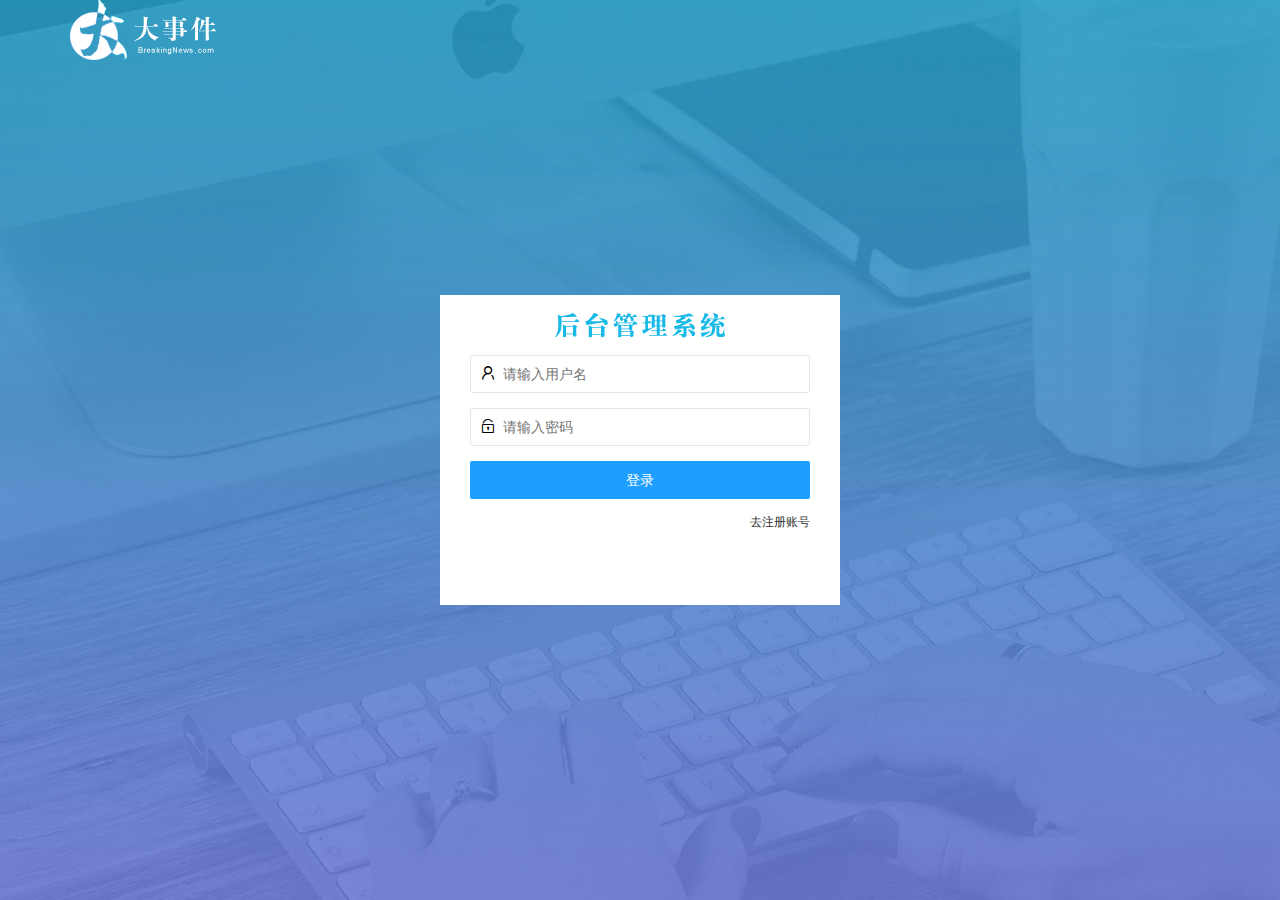
<file: login.html>
<!DOCTYPE html>
<html lang="en">

<head>
    <meta charset="UTF-8">
    <meta name="viewport" content="width=device-width, initial-scale=1.0">
    <title>大事件-登录/注册</title>
    <!-- 导入layui的css样式 -->
    <link rel="stylesheet" href="./assets/lib/layui/css/layui.css">
    <!-- 导入自己的样式 -->
    <link rel="stylesheet" href="./assets/css/login.css">
</head>

<body>
    <!-- 头部 -->
    <div class="layui-main">
        <img src="./assets/images/logo.png" alt="">
    </div>
    <!-- 中间 -->
    <div class="loginbox">
        <div class="title-box"></div>
        <!-- 登录页 -->
        <div class="log-box">
            <!-- 登录的表单 -->
            <form class="layui-form" id="from_login">
                <!-- 用户名 -->
                <div class="layui-form-item">
                    <i class="layui-icon layui-icon-username"></i>
                    <input type="text" name="username" required lay-verify="required" placeholder="请输入用户名"
                        autocomplete="off" class="layui-input">
                </div>
                <!-- 密码框 -->
                <div class="layui-form-item">
                    <i class="layui-icon layui-icon-password"></i>
                    <input type="password" name="password" required lay-verify="required|pwd" placeholder="请输入密码"
                        autocomplete="off" class="layui-input">
                </div>
                <!-- 登录按钮 -->

                <div class="layui-form-item">
                    <button class="layui-btn layui-btn-normal layui-btn-fluid" lay-submit>登录</button>
                </div>
                <div class="layui-form-item links">
                    <a href="javascript:;" id="link-reg">去注册账号</a>
                </div>
            </form>

        </div>
        <!-- 注册页 -->
        <div class="reg-box">
            <!-- 注册的表单 -->
            <form class="layui-form" id='form_reg'>
                <!-- 用户名 -->
                <div class="layui-form-item">
                    <i class="layui-icon layui-icon-username"></i>
                    <input type="text" name="username" required lay-verify="required" placeholder="请输入用户名"
                        autocomplete="off" class="layui-input">
                </div>
                <!-- 密码框 -->
                <div class="layui-form-item">
                    <i class="layui-icon layui-icon-password"></i>
                    <input type="password" name="password" required lay-verify="required|pwd" placeholder="请输入密码"
                        autocomplete="off" class="layui-input">
                </div>
                <!-- 密码确认框 -->
                <div class="layui-form-item">
                    <i class="layui-icon layui-icon-password"></i>
                    <input type="password" name="repassword" required lay-verify="required|pwd|repwd " placeholder="再次确认密码"
                        autocomplete="off" class="layui-input">
                </div>
                <!-- 注册按钮 -->
                <div class="layui-form-item">
                    <button class="layui-btn layui-btn-normal layui-btn-fluid" lay-submit>注册</button>
                </div>
                <div class="layui-form-item links">
                    <a href="javascript:;" id="link-log">去登录</a>
                </div>
            </form>

        </div>

    </div>
    <!-- 导入layui的js样式 -->
    <script src="./assets/lib/layui/layui.all.js"></script>
    <!-- 导入jQuery -->
    <script src="./assets/lib/jquery.js"></script>
    <!-- 导入自己封装的baseAPI处理参数 -->
    <script src="./assets/js/baseAPI.js"></script>
    <!-- 导入自己的js -->
    <script src="./assets/js/login.js"></script>
</body>

</html>
</file>
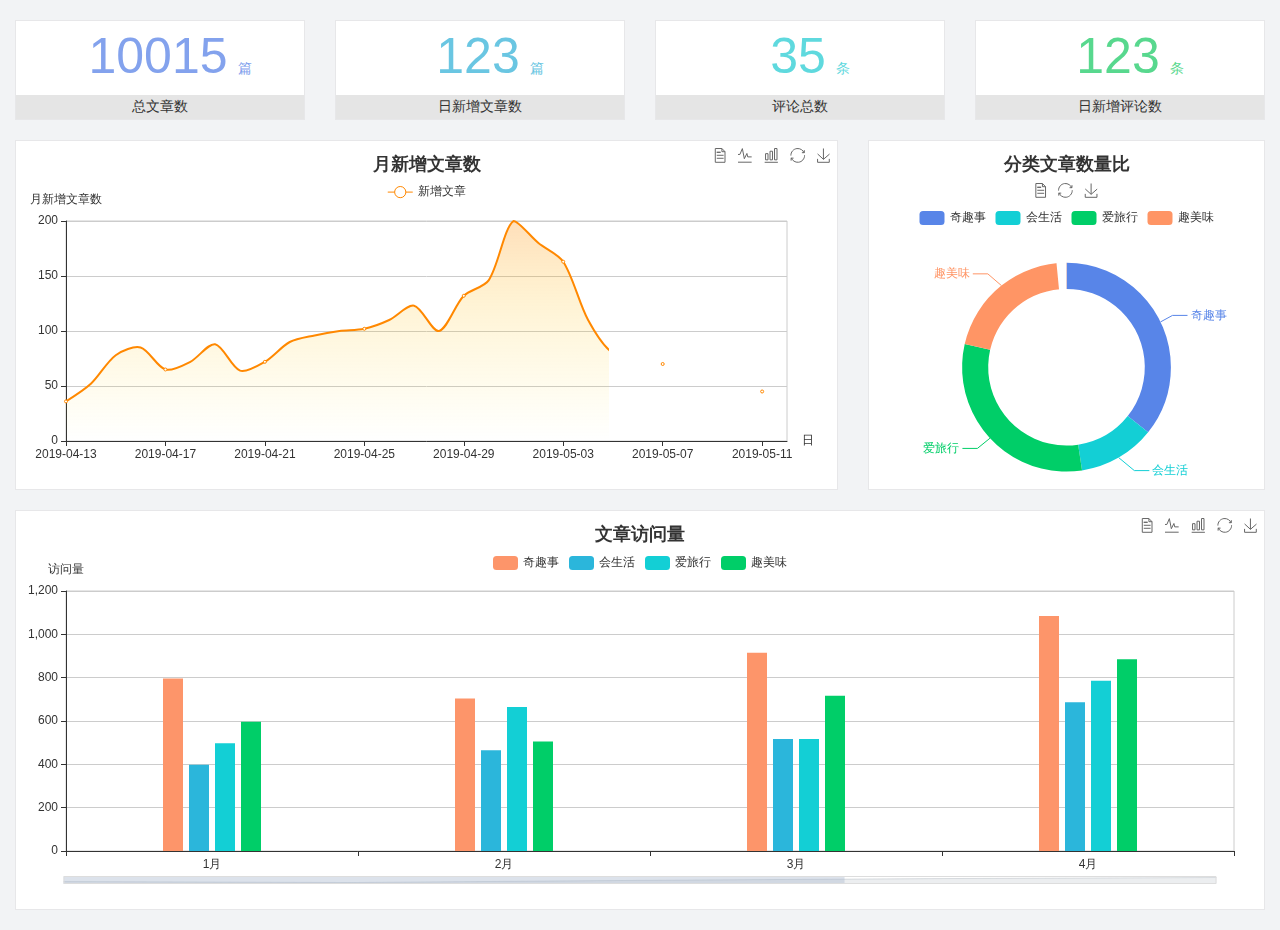
<file: home/dashboard.html>
<!DOCTYPE html>
<html lang="en">

<head>
  <meta charset="UTF-8">
  <meta name="viewport" content="width=device-width, initial-scale=1.0">
  <meta http-equiv="X-UA-Compatible" content="ie=edge">
  <title>图表统计</title>
  <link rel="stylesheet" href="../../assets/lib/bootstrap.css" />
  <link rel="stylesheet" href="../../assets/lib/main.css" />
  <script src="../../assets/lib/jquery.js"></script>
  <script type="text/javascript" src="../../assets/lib/echarts.min.js"></script>
</head>

<body>
  <div class="container-fluid">
    <div class="row spannel_list">
      <div class="col-sm-3 col-xs-6">
        <div class="spannel">
          <em>10015</em><span>篇</span>
          <b>总文章数</b>
        </div>
      </div>
      <div class="col-sm-3 col-xs-6">
        <div class="spannel scolor01">
          <em>123</em><span>篇</span>
          <b>日新增文章数</b>
        </div>
      </div>
      <div class="col-sm-3 col-xs-6">
        <div class="spannel scolor02">
          <em>35</em><span>条</span>
          <b>评论总数</b>
        </div>
      </div>
      <div class="col-sm-3 col-xs-6">
        <div class="spannel scolor03">
          <em>123</em><span>条</span>
          <b>日新增评论数</b>
        </div>
      </div>
    </div>
  </div>

  <div class="container-fluid">
    <div class="row curve-pie">
      <div class="col-lg-8 col-md-8">
        <div class="gragh_pannel" id="curve_show"></div>
      </div>
      <div class="col-lg-4 col-md-4">
        <div class="gragh_pannel" id="pie_show"></div>
      </div>
    </div>
  </div>

  <div class="container-fluid">
    <div class="column_pannel" id="column_show"></div>
  </div>

  <script>
    var oChart = echarts.init(document.getElementById('curve_show'));
    var aList_all = [
      { 'count': 36, 'date': '2019-04-13' },
      { 'count': 52, 'date': '2019-04-14' },
      { 'count': 78, 'date': '2019-04-15' },
      { 'count': 85, 'date': '2019-04-16' },
      { 'count': 65, 'date': '2019-04-17' },
      { 'count': 72, 'date': '2019-04-18' },
      { 'count': 88, 'date': '2019-04-19' },
      { 'count': 64, 'date': '2019-04-20' },
      { 'count': 72, 'date': '2019-04-21' },
      { 'count': 90, 'date': '2019-04-22' },
      { 'count': 96, 'date': '2019-04-23' },
      { 'count': 100, 'date': '2019-04-24' },
      { 'count': 102, 'date': '2019-04-25' },
      { 'count': 110, 'date': '2019-04-26' },
      { 'count': 123, 'date': '2019-04-27' },
      { 'count': 100, 'date': '2019-04-28' },
      { 'count': 132, 'date': '2019-04-29' },
      { 'count': 146, 'date': '2019-04-30' },
      { 'count': 200, 'date': '2019-05-01' },
      { 'count': 180, 'date': '2019-05-02' },
      { 'count': 163, 'date': '2019-05-03' },
      { 'count': 110, 'date': '2019-05-04' },
      { 'count': 80, 'date': '2019-05-05' },
      { 'count': 82, 'date': '2019-05-06' },
      { 'count': 70, 'date': '2019-05-07' },
      { 'count': 65, 'date': '2019-05-08' },
      { 'count': 54, 'date': '2019-05-09' },
      { 'count': 40, 'date': '2019-05-10' },
      { 'count': 45, 'date': '2019-05-11' },
      { 'count': 38, 'date': '2019-05-12' },
    ];

    let aCount = [];
    let aDate = [];

    for (var i = 0; i < aList_all.length; i++) {
      aCount.push(aList_all[i].count);
      aDate.push(aList_all[i].date);
    }

    var chartopt = {
      title: {
        text: '月新增文章数',
        left: 'center',
        top: '10'
      },
      tooltip: {
        trigger: 'axis'
      },
      legend: {
        data: ['新增文章'],
        top: '40'
      },
      toolbox: {
        show: true,
        feature: {
          mark: { show: true },
          dataView: { show: true, readOnly: false },
          magicType: { show: true, type: ['line', 'bar'] },
          restore: { show: true },
          saveAsImage: { show: true }
        }
      },
      calculable: true,
      xAxis: [
        {
          name: '日',
          type: 'category',
          boundaryGap: false,
          data: aDate
        }
      ],
      yAxis: [
        {
          name: '月新增文章数',
          type: 'value'
        }
      ],
      series: [
        {
          name: '新增文章',
          type: 'line',
          smooth: true,
          itemStyle: { normal: { areaStyle: { type: 'default' }, color: '#f80' }, lineStyle: { color: '#f80' } },
          data: aCount
        }],
      areaStyle: {
        normal: {
          color: new echarts.graphic.LinearGradient(0, 0, 0, 1, [{
            offset: 0,
            color: 'rgba(255,136,0,0.39)'
          }, {
            offset: .34,
            color: 'rgba(255,180,0,0.25)'
          }, {
            offset: 1,
            color: 'rgba(255,222,0,0.00)'
          }])

        }
      },
      grid: {
        show: true,
        x: 50,
        x2: 50,
        y: 80,
        height: 220
      }
    };

    oChart.setOption(chartopt);


    var oPie = echarts.init(document.getElementById('pie_show'));
    var oPieopt =
    {
      title: {
        top: 10,
        text: '分类文章数量比',
        x: 'center'
      },
      tooltip: {
        trigger: 'item',
        formatter: "{a} <br/>{b} : {c} ({d}%)"
      },
      color: ['#5885e8', '#13cfd5', '#00ce68', '#ff9565'],
      legend: {
        x: 'center',
        top: 65,
        data: ['奇趣事', '会生活', '爱旅行', '趣美味']
      },
      toolbox: {
        show: true,
        x: 'center',
        top: 35,
        feature: {
          mark: { show: true },
          dataView: { show: true, readOnly: false },
          magicType: {
            show: true,
            type: ['pie', 'funnel'],
            option: {
              funnel: {
                x: '25%',
                width: '50%',
                funnelAlign: 'left',
                max: 1548
              }
            }
          },
          restore: { show: true },
          saveAsImage: { show: true }
        }
      },
      calculable: true,
      series: [
        {
          name: '访问来源',
          type: 'pie',
          radius: ['45%', '60%'],
          center: ['50%', '65%'],
          data: [
            { value: 300, name: '奇趣事' },
            { value: 100, name: '会生活' },
            { value: 260, name: '爱旅行' },
            { value: 180, name: '趣美味' }
          ]
        }
      ]
    };
    oPie.setOption(oPieopt);



    var oColumn = this.echarts.init(document.getElementById('column_show'));
    var oColumnopt =
    {
      title: {
        text: '文章访问量',
        left: 'center',
        top: '10'
      },
      tooltip: {
        trigger: 'axis'
      },
      legend: {
        data: ['奇趣事', '会生活', '爱旅行', '趣美味'],
        top: '40'
      },
      toolbox: {
        show: true,
        feature: {
          mark: { show: true },
          dataView: { show: true, readOnly: false },
          magicType: { show: true, type: ['line', 'bar'] },
          restore: { show: true },
          saveAsImage: { show: true }
        }
      },
      calculable: true,
      xAxis: [
        {
          type: 'category',
          data: ['1月', '2月', '3月', '4月', '5月']
        }
      ],
      yAxis: [
        {
          name: '访问量',
          type: 'value'
        }
      ],
      series: [
        {
          name: '奇趣事',
          type: 'bar',
          barWidth: 20,
          itemStyle: {
            normal: { areaStyle: { type: 'default' }, color: '#fd956a' }
          },
          data: [800, 708, 920, 1090, 1200]
        },
        {
          name: '会生活',
          type: 'bar',
          barWidth: 20,
          itemStyle: {
            normal: { areaStyle: { type: 'default' }, color: '#2bb6db' }
          },
          data: [400, 468, 520, 690, 800]
        },
        {
          name: '爱旅行',
          type: 'bar',
          barWidth: 20,
          itemStyle: {
            normal: { areaStyle: { type: 'default' }, color: '#13cfd5' }
          },
          data: [500, 668, 520, 790, 900]
        },
        {
          name: '趣美味',
          type: 'bar',
          barWidth: 20,
          itemStyle: {
            normal: { areaStyle: { type: 'default' }, color: '#00ce68' }
          },
          data: [600, 508, 720, 890, 1000]
        }
      ],
      grid: {
        show: true,
        x: 50,
        x2: 30,
        y: 80,
        height: 260
      },
      dataZoom: [//给x轴设置滚动条
        {
          start: 0,//默认为0
          end: 100 - 1000 / 31,//默认为100
          type: 'slider',
          show: true,
          xAxisIndex: [0],
          handleSize: 0,//滑动条的 左右2个滑动条的大小
          height: 8,//组件高度
          left: 45, //左边的距离
          right: 50,//右边的距离
          bottom: 26,//右边的距离
          handleColor: '#ddd',//h滑动图标的颜色
          handleStyle: {
            borderColor: "#cacaca",
            borderWidth: "1",
            shadowBlur: 2,
            background: "#ddd",
            shadowColor: "#ddd",
          }
        }]
    };
    oColumn.setOption(oColumnopt);
  </script>
</body>

</html>
</file>
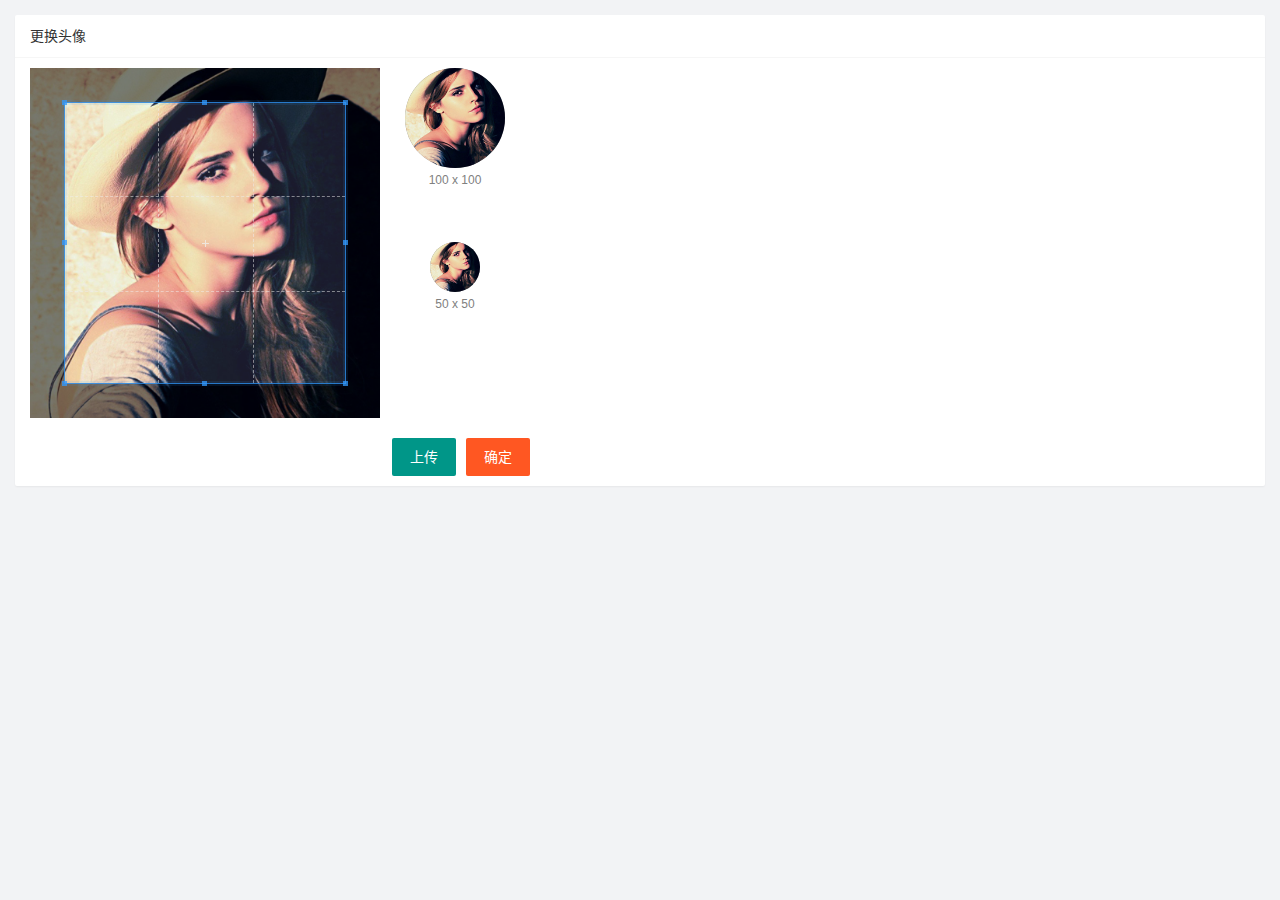
<file: user/user_avatar.html>
<!DOCTYPE html>
<html lang="zh-CN">

<head>
    <meta charset="UTF-8">
    <meta name="viewport"
        content="width=device-width, user-scalable=no, initial-scale=1.0, maximum-scale=1.0, minimum-scale=1.0">
    <meta http-equiv="X-UA-Compatible" content="ie=edge">
    <title>个人中心-更换头像</title>
    <link rel="stylesheet" href="../assets/lib/layui/css/layui.css">
    <link rel="stylesheet" href="/assets/lib/cropper/cropper.css" />
    <link rel="stylesheet" href="../assets/css/user/user_avatar.css">
</head>

<body>
    <div class="layui-card">
        <div class="layui-card-header">更换头像</div>
        <div class="layui-card-body">
            <!-- 第一行的图片裁剪和预览区域 -->
            <div class="row1">
                <!-- 图片裁剪区域 -->
                <div class="cropper-box">
                    <!-- 这个 img 标签很重要，将来会把它初始化为裁剪区域 -->
                    <img id="image" src="/assets/images/sample.jpg" />
                </div>
                <!-- 图片的预览区域 -->
                <div class="preview-box">
                    <div>
                        <!-- 宽高为 100px 的预览区域 -->
                        <div class="img-preview w100"></div>
                        <p class="size">100 x 100</p>
                    </div>
                    <div>
                        <!-- 宽高为 50px 的预览区域 -->
                        <div class="img-preview w50"></div>
                        <p class="size">50 x 50</p>
                    </div>
                </div>
            </div>

            <!-- 第二行的按钮区域 -->
            <div class="row2">
                <input type="file" id="file" accept="image/png,image/jpeg">
                <button type="button" class="layui-btn" id="btnChooseImage">上传</button>
                <button type="button" class="layui-btn layui-btn-danger" id="btnUpload">确定</button>
            </div>
        </div>
    </div>
    <script src="../assets/lib/layui/layui.all.js"></script>
    <script src="/assets/lib/jquery.js"></script>
    <script src="/assets/lib/cropper/Cropper.js"></script>
    <script src="/assets/lib/cropper/jquery-cropper.js"></script>
    <script src="../assets/js/baseAPI.js"></script>
    <script src="../assets/js/user/user_avatar.js"></script>
</body>

</html>
</file>
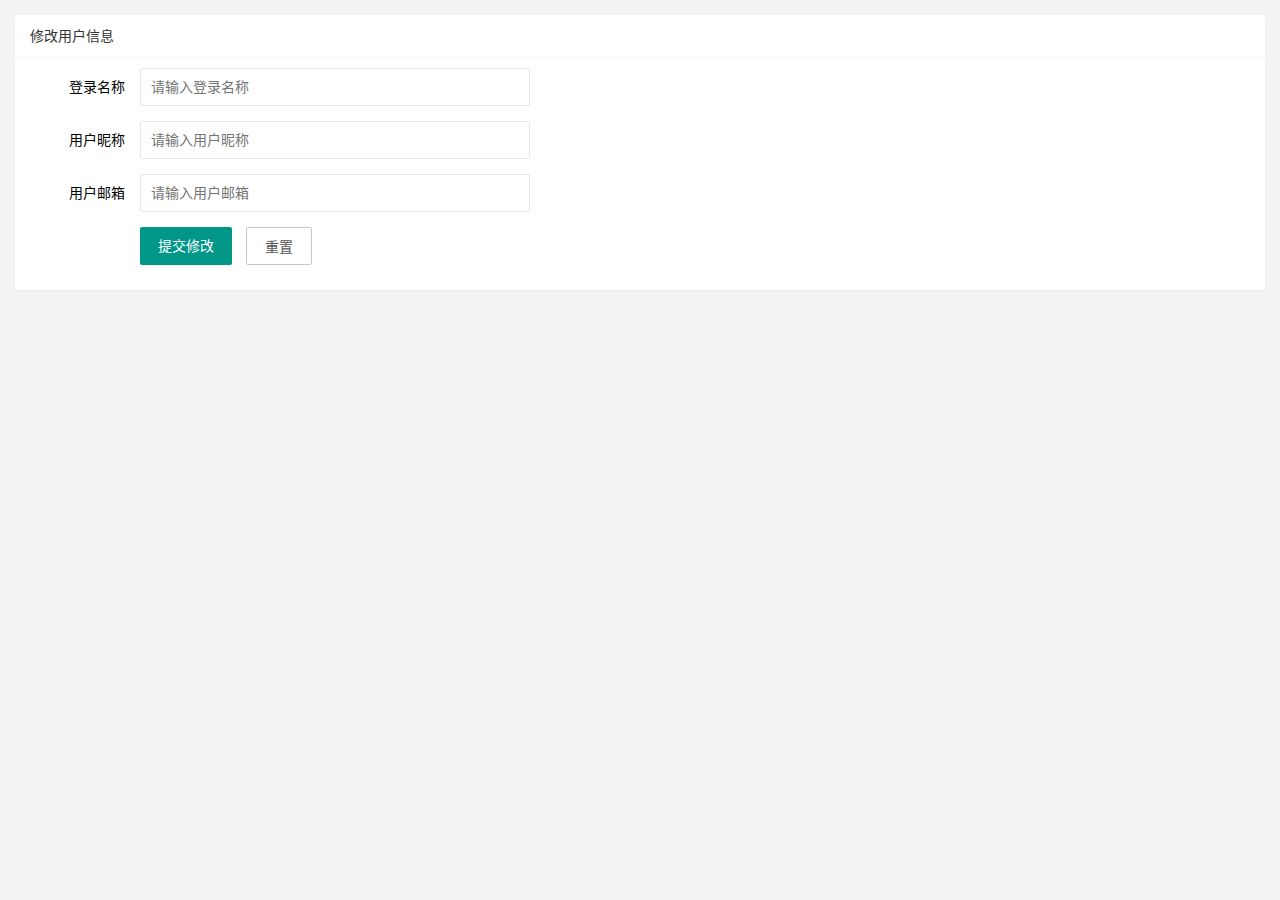
<file: user/user_info.html>
<!DOCTYPE html>
<html lang="zh-CN">

<head>
    <meta charset="UTF-8">
    <meta name="viewport"
        content="width=device-width, user-scalable=no, initial-scale=1.0, maximum-scale=1.0, minimum-scale=1.0">
    <meta http-equiv="X-UA-Compatible" content="ie=edge">
    <title>个人中心-基本资料</title>
    <link rel="stylesheet" href="../assets/lib/layui/css/layui.css">
    <link rel="stylesheet" href="../assets/css/user/user_info.css">
</head>

<body>
    <!-- 卡片面板 -->
    <div class="layui-card">
        <div class="layui-card-header">修改用户信息</div>
        <div class="layui-card-body">
            <!-- form表单区域 -->
            <form class="layui-form" lay-filter="formUserInfo">
                <!-- 这是隐藏域 -->
                <input type="hidden" name="id" value="" />
                <div class="layui-form-item">
                    <label class="layui-form-label">登录名称</label>
                    <div class="layui-input-block">
                        <input type="text" name="username" required lay-verify="required" placeholder="请输入登录名称"
                            autocomplete="off" class="layui-input" readonly>
                    </div>
                </div>
                <div class="layui-form-item">
                    <label class="layui-form-label">用户昵称</label>
                    <div class="layui-input-block">
                        <input type="text" name="nickname" required lay-verify="required|nickname" placeholder="请输入用户昵称"
                            autocomplete="off" class="layui-input">
                    </div>
                </div>
                <div class="layui-form-item">
                    <label class="layui-form-label">用户邮箱</label>
                    <div class="layui-input-block">
                        <input type="text" name="email" required lay-verify="required|email" placeholder="请输入用户邮箱"
                            autocomplete="off" class="layui-input">
                    </div>
                </div>
                <div class="layui-form-item">
                    <div class="layui-input-block">
                        <button class="layui-btn" lay-submit lay-filter="formDemo">提交修改</button>
                        <button type="reset" class="layui-btn layui-btn-primary" id="btnReset">重置</button>
                    </div>
                </div>
            </form>
        </div>
    </div>
    <script src="../assets/lib/layui/layui.all.js"></script>
    <script src="../assets/lib/jquery.js"></script>
    <script src="../assets/js/baseAPI.js"></script>
    <script src="../assets/js/user/user_info.js"></script>
</body>

</html>
</file>
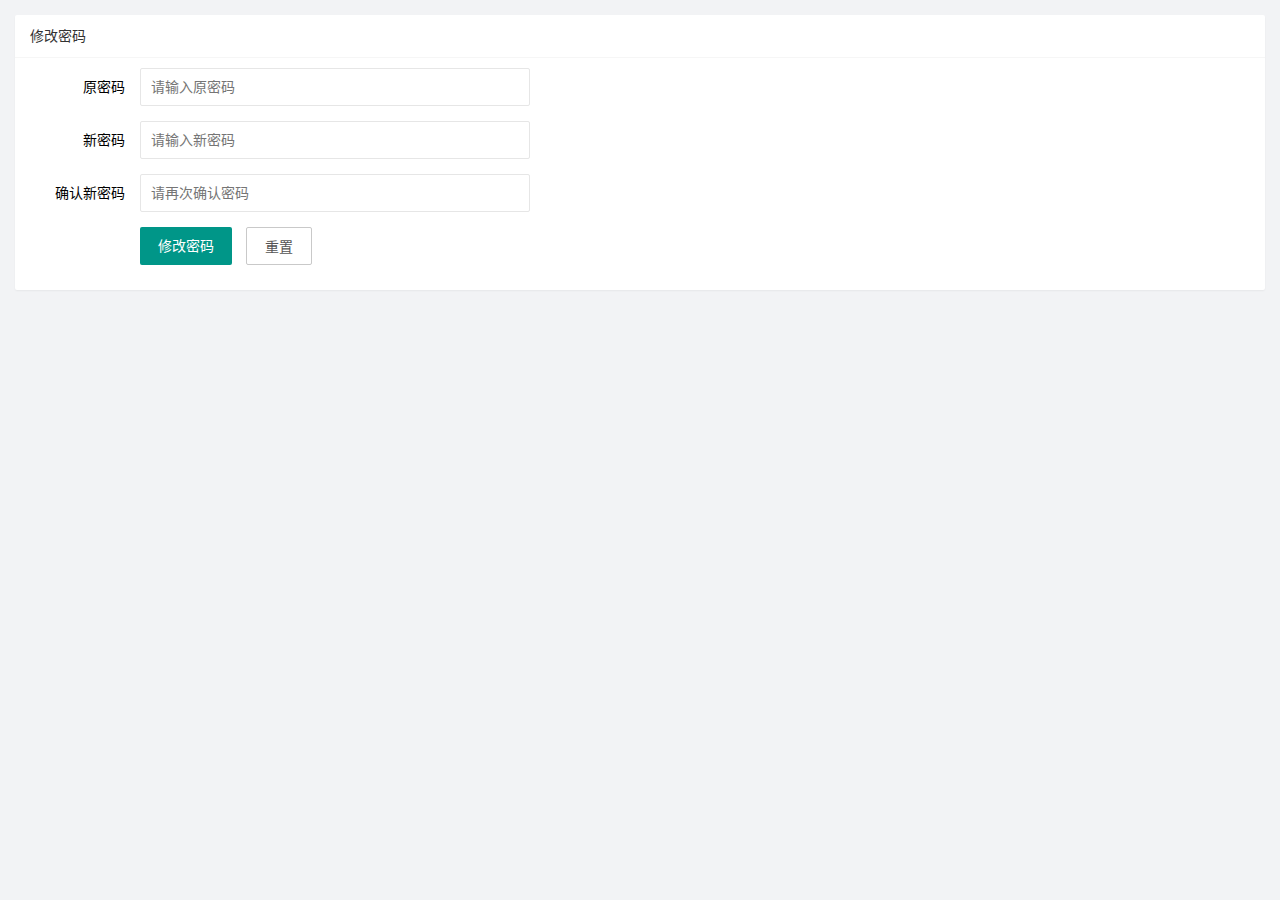
<file: user/user_pwd.html>
<!DOCTYPE html>
<html lang="zh-CN">

<head>
    <meta charset="UTF-8">
    <meta name="viewport"
        content="width=device-width, user-scalable=no, initial-scale=1.0, maximum-scale=1.0, minimum-scale=1.0">
    <meta http-equiv="X-UA-Compatible" content="ie=edge">
    <title>个人中心-重置密码</title>
    <link rel="stylesheet" href="../assets/lib/layui/css/layui.css">
    <link rel="stylesheet" href="../assets/css/user/user_pwd.css">
</head>

<body>
    <!-- 卡片区域 -->
    <div class="layui-card">
        <div class="layui-card-header">修改密码</div>
        <div class="layui-card-body">
            <form class="layui-form">
                <div class="layui-form-item">
                    <label class="layui-form-label">原密码</label>
                    <div class="layui-input-block">
                        <input type="password" name="oldPwd" required lay-verify="required|pwd" placeholder="请输入原密码"
                            autocomplete="off" class="layui-input" />
                    </div>
                </div>
                <div class="layui-form-item">
                    <label class="layui-form-label">新密码</label>
                    <div class="layui-input-block">
                        <input type="password" name="newPwd" required lay-verify="required|pwd|samePwd" placeholder="请输入新密码"
                            autocomplete="off" class="layui-input" />
                    </div>
                </div>
                <div class="layui-form-item">
                    <label class="layui-form-label">确认新密码</label>
                    <div class="layui-input-block">
                        <input type="password" name="rePwd" required lay-verify="required|pwd|rePwd" placeholder="请再次确认密码"
                            autocomplete="off" class="layui-input" />
                    </div>
                </div>
                <div class="layui-form-item">
                    <div class="layui-input-block">
                        <button class="layui-btn" lay-submit lay-filter="formDemo">修改密码</button>
                        <button type="reset" class="layui-btn layui-btn-primary">重置</button>
                    </div>
                </div>
            </form>
        </div>
    </div>
    <script src="../assets/lib/layui/layui.all.js"></script>
    <script src="../assets/lib/jquery.js"></script>
    <script src="../assets/js/baseAPI.js"></script>
    <script src="../assets/js/user/user_pwd.js"></script>
</body>

</html>
</file>
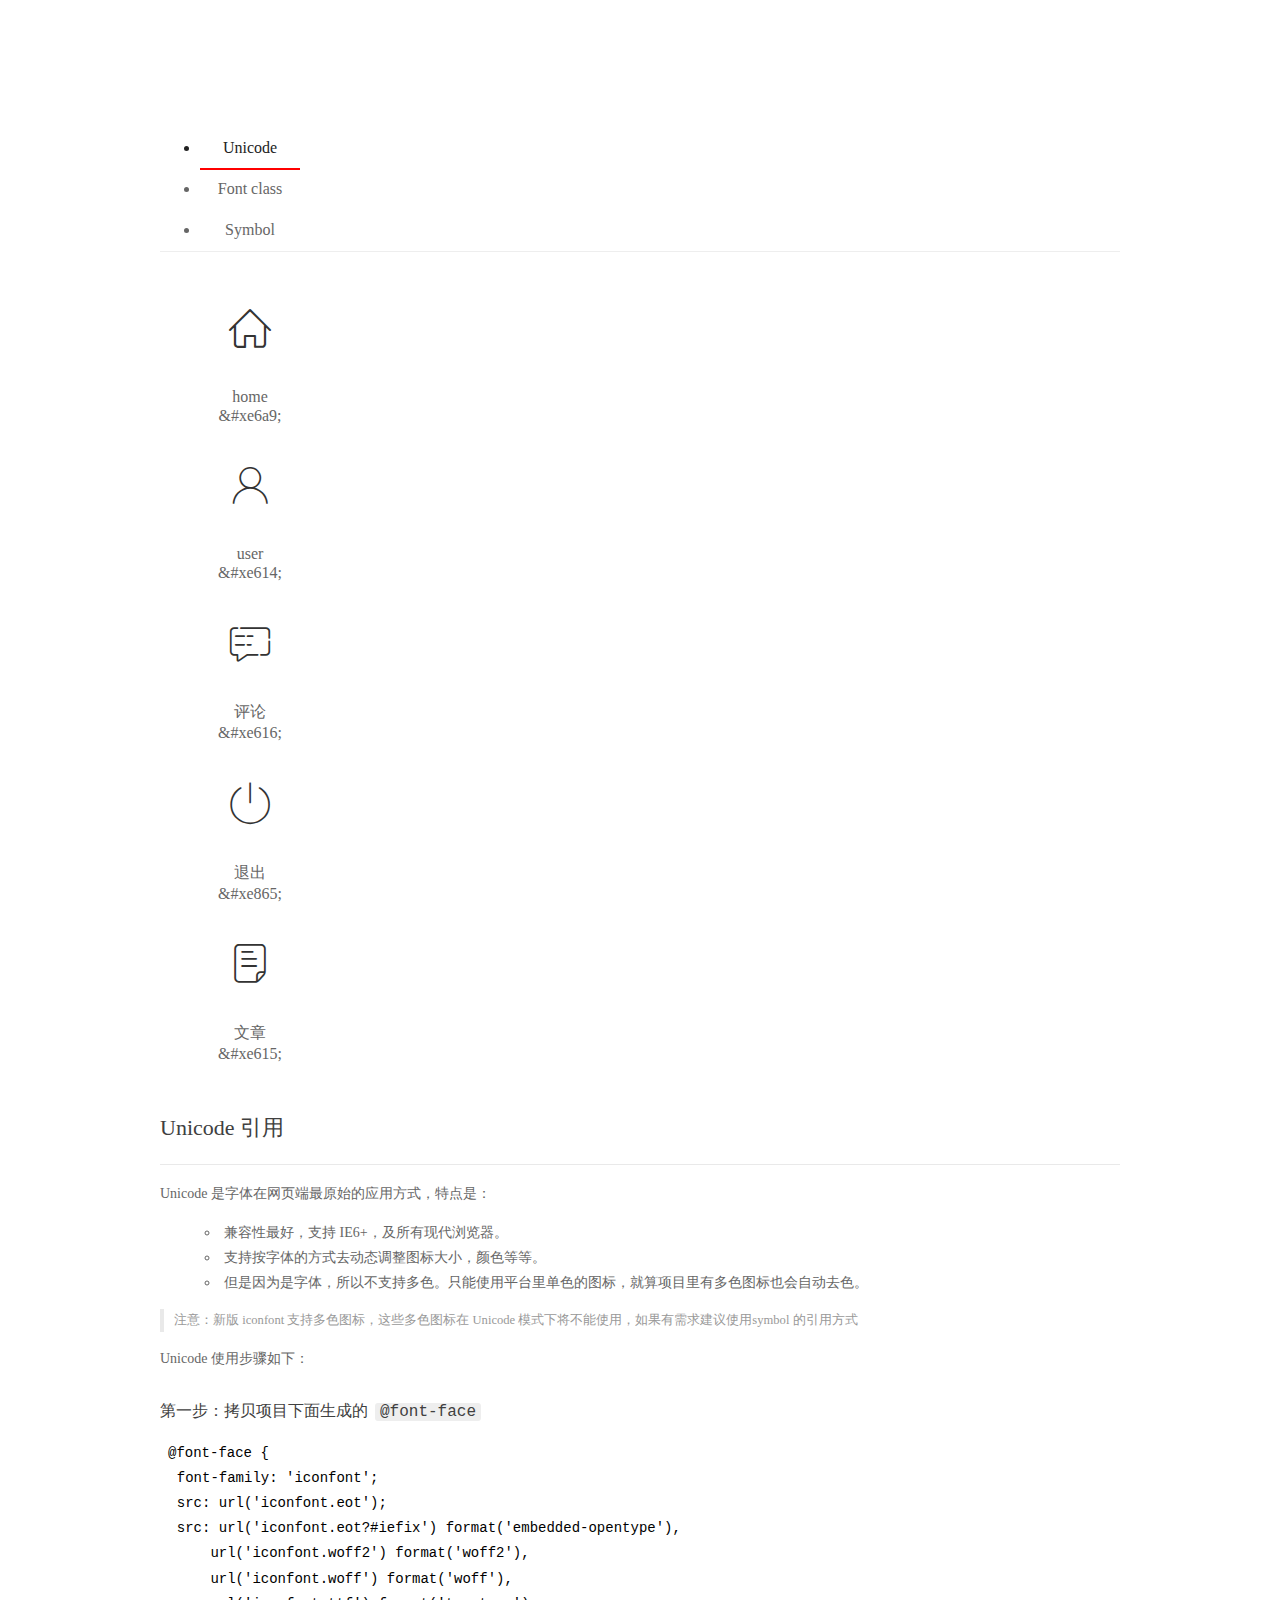
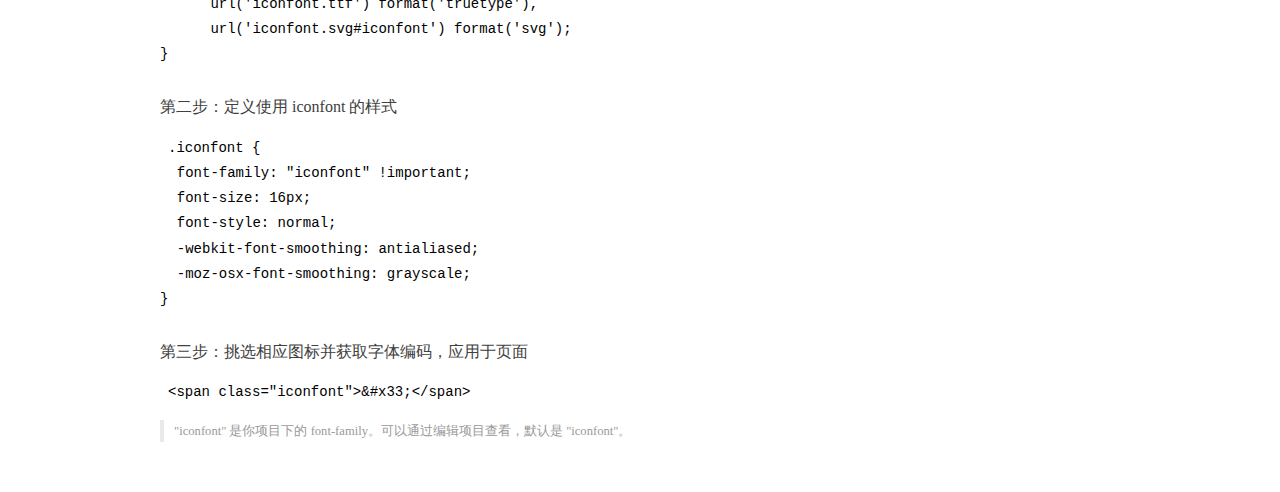
<file: assets/fonts/demo_index.html>
<!DOCTYPE html>
<html>
<head>
  <meta charset="utf-8"/>
  <title>IconFont Demo</title>
  <link rel="shortcut icon" href="https://gtms04.alicdn.com/tps/i4/TB1_oz6GVXXXXaFXpXXJDFnIXXX-64-64.ico" type="image/x-icon"/>
  <link rel="stylesheet" href="https://g.alicdn.com/thx/cube/1.3.2/cube.min.css">
  <link rel="stylesheet" href="demo.css">
  <link rel="stylesheet" href="iconfont.css">
  <script src="iconfont.js"></script>
  <!-- jQuery -->
  <script src="https://a1.alicdn.com/oss/uploads/2018/12/26/7bfddb60-08e8-11e9-9b04-53e73bb6408b.js"></script>
  <!-- 代码高亮 -->
  <script src="https://a1.alicdn.com/oss/uploads/2018/12/26/a3f714d0-08e6-11e9-8a15-ebf944d7534c.js"></script>
</head>
<body>
  <div class="main">
    <h1 class="logo"><a href="https://www.iconfont.cn/" title="iconfont 首页" target="_blank">&#xe86b;</a></h1>
    <div class="nav-tabs">
      <ul id="tabs" class="dib-box">
        <li class="dib active"><span>Unicode</span></li>
        <li class="dib"><span>Font class</span></li>
        <li class="dib"><span>Symbol</span></li>
      </ul>
      
    </div>
    <div class="tab-container">
      <div class="content unicode" style="display: block;">
          <ul class="icon_lists dib-box">
          
            <li class="dib">
              <span class="icon iconfont">&#xe6a9;</span>
                <div class="name">home</div>
                <div class="code-name">&amp;#xe6a9;</div>
              </li>
          
            <li class="dib">
              <span class="icon iconfont">&#xe614;</span>
                <div class="name">user</div>
                <div class="code-name">&amp;#xe614;</div>
              </li>
          
            <li class="dib">
              <span class="icon iconfont">&#xe616;</span>
                <div class="name">评论</div>
                <div class="code-name">&amp;#xe616;</div>
              </li>
          
            <li class="dib">
              <span class="icon iconfont">&#xe865;</span>
                <div class="name">退出</div>
                <div class="code-name">&amp;#xe865;</div>
              </li>
          
            <li class="dib">
              <span class="icon iconfont">&#xe615;</span>
                <div class="name">文章</div>
                <div class="code-name">&amp;#xe615;</div>
              </li>
          
          </ul>
          <div class="article markdown">
          <h2 id="unicode-">Unicode 引用</h2>
          <hr>

          <p>Unicode 是字体在网页端最原始的应用方式，特点是：</p>
          <ul>
            <li>兼容性最好，支持 IE6+，及所有现代浏览器。</li>
            <li>支持按字体的方式去动态调整图标大小，颜色等等。</li>
            <li>但是因为是字体，所以不支持多色。只能使用平台里单色的图标，就算项目里有多色图标也会自动去色。</li>
          </ul>
          <blockquote>
            <p>注意：新版 iconfont 支持多色图标，这些多色图标在 Unicode 模式下将不能使用，如果有需求建议使用symbol 的引用方式</p>
          </blockquote>
          <p>Unicode 使用步骤如下：</p>
          <h3 id="-font-face">第一步：拷贝项目下面生成的 <code>@font-face</code></h3>
<pre><code class="language-css"
>@font-face {
  font-family: 'iconfont';
  src: url('iconfont.eot');
  src: url('iconfont.eot?#iefix') format('embedded-opentype'),
      url('iconfont.woff2') format('woff2'),
      url('iconfont.woff') format('woff'),
      url('iconfont.ttf') format('truetype'),
      url('iconfont.svg#iconfont') format('svg');
}
</code></pre>
          <h3 id="-iconfont-">第二步：定义使用 iconfont 的样式</h3>
<pre><code class="language-css"
>.iconfont {
  font-family: "iconfont" !important;
  font-size: 16px;
  font-style: normal;
  -webkit-font-smoothing: antialiased;
  -moz-osx-font-smoothing: grayscale;
}
</code></pre>
          <h3 id="-">第三步：挑选相应图标并获取字体编码，应用于页面</h3>
<pre>
<code class="language-html"
>&lt;span class="iconfont"&gt;&amp;#x33;&lt;/span&gt;
</code></pre>
          <blockquote>
            <p>"iconfont" 是你项目下的 font-family。可以通过编辑项目查看，默认是 "iconfont"。</p>
          </blockquote>
          </div>
      </div>
      <div class="content font-class">
        <ul class="icon_lists dib-box">
          
          <li class="dib">
            <span class="icon iconfont icon-home"></span>
            <div class="name">
              home
            </div>
            <div class="code-name">.icon-home
            </div>
          </li>
          
          <li class="dib">
            <span class="icon iconfont icon-user"></span>
            <div class="name">
              user
            </div>
            <div class="code-name">.icon-user
            </div>
          </li>
          
          <li class="dib">
            <span class="icon iconfont icon-pinglun"></span>
            <div class="name">
              评论
            </div>
            <div class="code-name">.icon-pinglun
            </div>
          </li>
          
          <li class="dib">
            <span class="icon iconfont icon-tuichu"></span>
            <div class="name">
              退出
            </div>
            <div class="code-name">.icon-tuichu
            </div>
          </li>
          
          <li class="dib">
            <span class="icon iconfont icon-16"></span>
            <div class="name">
              文章
            </div>
            <div class="code-name">.icon-16
            </div>
          </li>
          
        </ul>
        <div class="article markdown">
        <h2 id="font-class-">font-class 引用</h2>
        <hr>

        <p>font-class 是 Unicode 使用方式的一种变种，主要是解决 Unicode 书写不直观，语意不明确的问题。</p>
        <p>与 Unicode 使用方式相比，具有如下特点：</p>
        <ul>
          <li>兼容性良好，支持 IE8+，及所有现代浏览器。</li>
          <li>相比于 Unicode 语意明确，书写更直观。可以很容易分辨这个 icon 是什么。</li>
          <li>因为使用 class 来定义图标，所以当要替换图标时，只需要修改 class 里面的 Unicode 引用。</li>
          <li>不过因为本质上还是使用的字体，所以多色图标还是不支持的。</li>
        </ul>
        <p>使用步骤如下：</p>
        <h3 id="-fontclass-">第一步：引入项目下面生成的 fontclass 代码：</h3>
<pre><code class="language-html">&lt;link rel="stylesheet" href="./iconfont.css"&gt;
</code></pre>
        <h3 id="-">第二步：挑选相应图标并获取类名，应用于页面：</h3>
<pre><code class="language-html">&lt;span class="iconfont icon-xxx"&gt;&lt;/span&gt;
</code></pre>
        <blockquote>
          <p>"
            iconfont" 是你项目下的 font-family。可以通过编辑项目查看，默认是 "iconfont"。</p>
        </blockquote>
      </div>
      </div>
      <div class="content symbol">
          <ul class="icon_lists dib-box">
          
            <li class="dib">
                <svg class="icon svg-icon" aria-hidden="true">
                  <use xlink:href="#icon-home"></use>
                </svg>
                <div class="name">home</div>
                <div class="code-name">#icon-home</div>
            </li>
          
            <li class="dib">
                <svg class="icon svg-icon" aria-hidden="true">
                  <use xlink:href="#icon-user"></use>
                </svg>
                <div class="name">user</div>
                <div class="code-name">#icon-user</div>
            </li>
          
            <li class="dib">
                <svg class="icon svg-icon" aria-hidden="true">
                  <use xlink:href="#icon-pinglun"></use>
                </svg>
                <div class="name">评论</div>
                <div class="code-name">#icon-pinglun</div>
            </li>
          
            <li class="dib">
                <svg class="icon svg-icon" aria-hidden="true">
                  <use xlink:href="#icon-tuichu"></use>
                </svg>
                <div class="name">退出</div>
                <div class="code-name">#icon-tuichu</div>
            </li>
          
            <li class="dib">
                <svg class="icon svg-icon" aria-hidden="true">
                  <use xlink:href="#icon-16"></use>
                </svg>
                <div class="name">文章</div>
                <div class="code-name">#icon-16</div>
            </li>
          
          </ul>
          <div class="article markdown">
          <h2 id="symbol-">Symbol 引用</h2>
          <hr>

          <p>这是一种全新的使用方式，应该说这才是未来的主流，也是平台目前推荐的用法。相关介绍可以参考这篇<a href="">文章</a>
            这种用法其实是做了一个 SVG 的集合，与另外两种相比具有如下特点：</p>
          <ul>
            <li>支持多色图标了，不再受单色限制。</li>
            <li>通过一些技巧，支持像字体那样，通过 <code>font-size</code>, <code>color</code> 来调整样式。</li>
            <li>兼容性较差，支持 IE9+，及现代浏览器。</li>
            <li>浏览器渲染 SVG 的性能一般，还不如 png。</li>
          </ul>
          <p>使用步骤如下：</p>
          <h3 id="-symbol-">第一步：引入项目下面生成的 symbol 代码：</h3>
<pre><code class="language-html">&lt;script src="./iconfont.js"&gt;&lt;/script&gt;
</code></pre>
          <h3 id="-css-">第二步：加入通用 CSS 代码（引入一次就行）：</h3>
<pre><code class="language-html">&lt;style&gt;
.icon {
  width: 1em;
  height: 1em;
  vertical-align: -0.15em;
  fill: currentColor;
  overflow: hidden;
}
&lt;/style&gt;
</code></pre>
          <h3 id="-">第三步：挑选相应图标并获取类名，应用于页面：</h3>
<pre><code class="language-html">&lt;svg class="icon" aria-hidden="true"&gt;
  &lt;use xlink:href="#icon-xxx"&gt;&lt;/use&gt;
&lt;/svg&gt;
</code></pre>
          </div>
      </div>

    </div>
  </div>
  <script>
  $(document).ready(function () {
      $('.tab-container .content:first').show()

      $('#tabs li').click(function (e) {
        var tabContent = $('.tab-container .content')
        var index = $(this).index()

        if ($(this).hasClass('active')) {
          return
        } else {
          $('#tabs li').removeClass('active')
          $(this).addClass('active')

          tabContent.hide().eq(index).fadeIn()
        }
      })
    })
  </script>
</body>
</html>
</file>
<file: assets/lib/layui/css/layui.css>
/** layui-v2.5.5 MIT License By https://www.layui.com */
 .layui-inline,img{display:inline-block;vertical-align:middle}h1,h2,h3,h4,h5,h6{font-weight:400}.layui-edge,.layui-header,.layui-inline,.layui-main{position:relative}.layui-body,.layui-edge,.layui-elip{overflow:hidden}.layui-btn,.layui-edge,.layui-inline,img{vertical-align:middle}.layui-btn,.layui-disabled,.layui-icon,.layui-unselect{-moz-user-select:none;-webkit-user-select:none;-ms-user-select:none}.layui-elip,.layui-form-checkbox span,.layui-form-pane .layui-form-label{text-overflow:ellipsis;white-space:nowrap}.layui-breadcrumb,.layui-tree-btnGroup{visibility:hidden}blockquote,body,button,dd,div,dl,dt,form,h1,h2,h3,h4,h5,h6,input,li,ol,p,pre,td,textarea,th,ul{margin:0;padding:0;-webkit-tap-highlight-color:rgba(0,0,0,0)}a:active,a:hover{outline:0}img{border:none}li{list-style:none}table{border-collapse:collapse;border-spacing:0}h4,h5,h6{font-size:100%}button,input,optgroup,option,select,textarea{font-family:inherit;font-size:inherit;font-style:inherit;font-weight:inherit;outline:0}pre{white-space:pre-wrap;white-space:-moz-pre-wrap;white-space:-pre-wrap;white-space:-o-pre-wrap;word-wrap:break-word}body{line-height:24px;font:14px Helvetica Neue,Helvetica,PingFang SC,Tahoma,Arial,sans-serif}hr{height:1px;margin:10px 0;border:0;clear:both}a{color:#333;text-decoration:none}a:hover{color:#777}a cite{font-style:normal;*cursor:pointer}.layui-border-box,.layui-border-box *{box-sizing:border-box}.layui-box,.layui-box *{box-sizing:content-box}.layui-clear{clear:both;*zoom:1}.layui-clear:after{content:'\20';clear:both;*zoom:1;display:block;height:0}.layui-inline{*display:inline;*zoom:1}.layui-edge{display:inline-block;width:0;height:0;border-width:6px;border-style:dashed;border-color:transparent}.layui-edge-top{top:-4px;border-bottom-color:#999;border-bottom-style:solid}.layui-edge-right{border-left-color:#999;border-left-style:solid}.layui-edge-bottom{top:2px;border-top-color:#999;border-top-style:solid}.layui-edge-left{border-right-color:#999;border-right-style:solid}.layui-disabled,.layui-disabled:hover{color:#d2d2d2!important;cursor:not-allowed!important}.layui-circle{border-radius:100%}.layui-show{display:block!important}.layui-hide{display:none!important}@font-face{font-family:layui-icon;src:url(../font/iconfont.eot?v=250);src:url(../font/iconfont.eot?v=250#iefix) format('embedded-opentype'),url(../font/iconfont.woff2?v=250) format('woff2'),url(../font/iconfont.woff?v=250) format('woff'),url(../font/iconfont.ttf?v=250) format('truetype'),url(../font/iconfont.svg?v=250#layui-icon) format('svg')}.layui-icon{font-family:layui-icon!important;font-size:16px;font-style:normal;-webkit-font-smoothing:antialiased;-moz-osx-font-smoothing:grayscale}.layui-icon-reply-fill:before{content:"\e611"}.layui-icon-set-fill:before{content:"\e614"}.layui-icon-menu-fill:before{content:"\e60f"}.layui-icon-search:before{content:"\e615"}.layui-icon-share:before{content:"\e641"}.layui-icon-set-sm:before{content:"\e620"}.layui-icon-engine:before{content:"\e628"}.layui-icon-close:before{content:"\1006"}.layui-icon-close-fill:before{content:"\1007"}.layui-icon-chart-screen:before{content:"\e629"}.layui-icon-star:before{content:"\e600"}.layui-icon-circle-dot:before{content:"\e617"}.layui-icon-chat:before{content:"\e606"}.layui-icon-release:before{content:"\e609"}.layui-icon-list:before{content:"\e60a"}.layui-icon-chart:before{content:"\e62c"}.layui-icon-ok-circle:before{content:"\1005"}.layui-icon-layim-theme:before{content:"\e61b"}.layui-icon-table:before{content:"\e62d"}.layui-icon-right:before{content:"\e602"}.layui-icon-left:before{content:"\e603"}.layui-icon-cart-simple:before{content:"\e698"}.layui-icon-face-cry:before{content:"\e69c"}.layui-icon-face-smile:before{content:"\e6af"}.layui-icon-survey:before{content:"\e6b2"}.layui-icon-tree:before{content:"\e62e"}.layui-icon-upload-circle:before{content:"\e62f"}.layui-icon-add-circle:before{content:"\e61f"}.layui-icon-download-circle:before{content:"\e601"}.layui-icon-templeate-1:before{content:"\e630"}.layui-icon-util:before{content:"\e631"}.layui-icon-face-surprised:before{content:"\e664"}.layui-icon-edit:before{content:"\e642"}.layui-icon-speaker:before{content:"\e645"}.layui-icon-down:before{content:"\e61a"}.layui-icon-file:before{content:"\e621"}.layui-icon-layouts:before{content:"\e632"}.layui-icon-rate-half:before{content:"\e6c9"}.layui-icon-add-circle-fine:before{content:"\e608"}.layui-icon-prev-circle:before{content:"\e633"}.layui-icon-read:before{content:"\e705"}.layui-icon-404:before{content:"\e61c"}.layui-icon-carousel:before{content:"\e634"}.layui-icon-help:before{content:"\e607"}.layui-icon-code-circle:before{content:"\e635"}.layui-icon-water:before{content:"\e636"}.layui-icon-username:before{content:"\e66f"}.layui-icon-find-fill:before{content:"\e670"}.layui-icon-about:before{content:"\e60b"}.layui-icon-location:before{content:"\e715"}.layui-icon-up:before{content:"\e619"}.layui-icon-pause:before{content:"\e651"}.layui-icon-date:before{content:"\e637"}.layui-icon-layim-uploadfile:before{content:"\e61d"}.layui-icon-delete:before{content:"\e640"}.layui-icon-play:before{content:"\e652"}.layui-icon-top:before{content:"\e604"}.layui-icon-friends:before{content:"\e612"}.layui-icon-refresh-3:before{content:"\e9aa"}.layui-icon-ok:before{content:"\e605"}.layui-icon-layer:before{content:"\e638"}.layui-icon-face-smile-fine:before{content:"\e60c"}.layui-icon-dollar:before{content:"\e659"}.layui-icon-group:before{content:"\e613"}.layui-icon-layim-download:before{content:"\e61e"}.layui-icon-picture-fine:before{content:"\e60d"}.layui-icon-link:before{content:"\e64c"}.layui-icon-diamond:before{content:"\e735"}.layui-icon-log:before{content:"\e60e"}.layui-icon-rate-solid:before{content:"\e67a"}.layui-icon-fonts-del:before{content:"\e64f"}.layui-icon-unlink:before{content:"\e64d"}.layui-icon-fonts-clear:before{content:"\e639"}.layui-icon-triangle-r:before{content:"\e623"}.layui-icon-circle:before{content:"\e63f"}.layui-icon-radio:before{content:"\e643"}.layui-icon-align-center:before{content:"\e647"}.layui-icon-align-right:before{content:"\e648"}.layui-icon-align-left:before{content:"\e649"}.layui-icon-loading-1:before{content:"\e63e"}.layui-icon-return:before{content:"\e65c"}.layui-icon-fonts-strong:before{content:"\e62b"}.layui-icon-upload:before{content:"\e67c"}.layui-icon-dialogue:before{content:"\e63a"}.layui-icon-video:before{content:"\e6ed"}.layui-icon-headset:before{content:"\e6fc"}.layui-icon-cellphone-fine:before{content:"\e63b"}.layui-icon-add-1:before{content:"\e654"}.layui-icon-face-smile-b:before{content:"\e650"}.layui-icon-fonts-html:before{content:"\e64b"}.layui-icon-form:before{content:"\e63c"}.layui-icon-cart:before{content:"\e657"}.layui-icon-camera-fill:before{content:"\e65d"}.layui-icon-tabs:before{content:"\e62a"}.layui-icon-fonts-code:before{content:"\e64e"}.layui-icon-fire:before{content:"\e756"}.layui-icon-set:before{content:"\e716"}.layui-icon-fonts-u:before{content:"\e646"}.layui-icon-triangle-d:before{content:"\e625"}.layui-icon-tips:before{content:"\e702"}.layui-icon-picture:before{content:"\e64a"}.layui-icon-more-vertical:before{content:"\e671"}.layui-icon-flag:before{content:"\e66c"}.layui-icon-loading:before{content:"\e63d"}.layui-icon-fonts-i:before{content:"\e644"}.layui-icon-refresh-1:before{content:"\e666"}.layui-icon-rmb:before{content:"\e65e"}.layui-icon-home:before{content:"\e68e"}.layui-icon-user:before{content:"\e770"}.layui-icon-notice:before{content:"\e667"}.layui-icon-login-weibo:before{content:"\e675"}.layui-icon-voice:before{content:"\e688"}.layui-icon-upload-drag:before{content:"\e681"}.layui-icon-login-qq:before{content:"\e676"}.layui-icon-snowflake:before{content:"\e6b1"}.layui-icon-file-b:before{content:"\e655"}.layui-icon-template:before{content:"\e663"}.layui-icon-auz:before{content:"\e672"}.layui-icon-console:before{content:"\e665"}.layui-icon-app:before{content:"\e653"}.layui-icon-prev:before{content:"\e65a"}.layui-icon-website:before{content:"\e7ae"}.layui-icon-next:before{content:"\e65b"}.layui-icon-component:before{content:"\e857"}.layui-icon-more:before{content:"\e65f"}.layui-icon-login-wechat:before{content:"\e677"}.layui-icon-shrink-right:before{content:"\e668"}.layui-icon-spread-left:before{content:"\e66b"}.layui-icon-camera:before{content:"\e660"}.layui-icon-note:before{content:"\e66e"}.layui-icon-refresh:before{content:"\e669"}.layui-icon-female:before{content:"\e661"}.layui-icon-male:before{content:"\e662"}.layui-icon-password:before{content:"\e673"}.layui-icon-senior:before{content:"\e674"}.layui-icon-theme:before{content:"\e66a"}.layui-icon-tread:before{content:"\e6c5"}.layui-icon-praise:before{content:"\e6c6"}.layui-icon-star-fill:before{content:"\e658"}.layui-icon-rate:before{content:"\e67b"}.layui-icon-template-1:before{content:"\e656"}.layui-icon-vercode:before{content:"\e679"}.layui-icon-cellphone:before{content:"\e678"}.layui-icon-screen-full:before{content:"\e622"}.layui-icon-screen-restore:before{content:"\e758"}.layui-icon-cols:before{content:"\e610"}.layui-icon-export:before{content:"\e67d"}.layui-icon-print:before{content:"\e66d"}.layui-icon-slider:before{content:"\e714"}.layui-icon-addition:before{content:"\e624"}.layui-icon-subtraction:before{content:"\e67e"}.layui-icon-service:before{content:"\e626"}.layui-icon-transfer:before{content:"\e691"}.layui-main{width:1140px;margin:0 auto}.layui-header{z-index:1000;height:60px}.layui-header a:hover{transition:all .5s;-webkit-transition:all .5s}.layui-side{position:fixed;left:0;top:0;bottom:0;z-index:999;width:200px;overflow-x:hidden}.layui-side-scroll{position:relative;width:220px;height:100%;overflow-x:hidden}.layui-body{position:absolute;left:200px;right:0;top:0;bottom:0;z-index:998;width:auto;overflow-y:auto;box-sizing:border-box}.layui-layout-body{overflow:hidden}.layui-layout-admin .layui-header{background-color:#23262E}.layui-layout-admin .layui-side{top:60px;width:200px;overflow-x:hidden}.layui-layout-admin .layui-body{position:fixed;top:60px;bottom:44px}.layui-layout-admin .layui-main{width:auto;margin:0 15px}.layui-layout-admin .layui-footer{position:fixed;left:200px;right:0;bottom:0;height:44px;line-height:44px;padding:0 15px;background-color:#eee}.layui-layout-admin .layui-logo{position:absolute;left:0;top:0;width:200px;height:100%;line-height:60px;text-align:center;color:#009688;font-size:16px}.layui-layout-admin .layui-header .layui-nav{background:0 0}.layui-layout-left{position:absolute!important;left:200px;top:0}.layui-layout-right{position:absolute!important;right:0;top:0}.layui-container{position:relative;margin:0 auto;padding:0 15px;box-sizing:border-box}.layui-fluid{position:relative;margin:0 auto;padding:0 15px}.layui-row:after,.layui-row:before{content:'';display:block;clear:both}.layui-col-lg1,.layui-col-lg10,.layui-col-lg11,.layui-col-lg12,.layui-col-lg2,.layui-col-lg3,.layui-col-lg4,.layui-col-lg5,.layui-col-lg6,.layui-col-lg7,.layui-col-lg8,.layui-col-lg9,.layui-col-md1,.layui-col-md10,.layui-col-md11,.layui-col-md12,.layui-col-md2,.layui-col-md3,.layui-col-md4,.layui-col-md5,.layui-col-md6,.layui-col-md7,.layui-col-md8,.layui-col-md9,.layui-col-sm1,.layui-col-sm10,.layui-col-sm11,.layui-col-sm12,.layui-col-sm2,.layui-col-sm3,.layui-col-sm4,.layui-col-sm5,.layui-col-sm6,.layui-col-sm7,.layui-col-sm8,.layui-col-sm9,.layui-col-xs1,.layui-col-xs10,.layui-col-xs11,.layui-col-xs12,.layui-col-xs2,.layui-col-xs3,.layui-col-xs4,.layui-col-xs5,.layui-col-xs6,.layui-col-xs7,.layui-col-xs8,.layui-col-xs9{position:relative;display:block;box-sizing:border-box}.layui-col-xs1,.layui-col-xs10,.layui-col-xs11,.layui-col-xs12,.layui-col-xs2,.layui-col-xs3,.layui-col-xs4,.layui-col-xs5,.layui-col-xs6,.layui-col-xs7,.layui-col-xs8,.layui-col-xs9{float:left}.layui-col-xs1{width:8.33333333%}.layui-col-xs2{width:16.66666667%}.layui-col-xs3{width:25%}.layui-col-xs4{width:33.33333333%}.layui-col-xs5{width:41.66666667%}.layui-col-xs6{width:50%}.layui-col-xs7{width:58.33333333%}.layui-col-xs8{width:66.66666667%}.layui-col-xs9{width:75%}.layui-col-xs10{width:83.33333333%}.layui-col-xs11{width:91.66666667%}.layui-col-xs12{width:100%}.layui-col-xs-offset1{margin-left:8.33333333%}.layui-col-xs-offset2{margin-left:16.66666667%}.layui-col-xs-offset3{margin-left:25%}.layui-col-xs-offset4{margin-left:33.33333333%}.layui-col-xs-offset5{margin-left:41.66666667%}.layui-col-xs-offset6{margin-left:50%}.layui-col-xs-offset7{margin-left:58.33333333%}.layui-col-xs-offset8{margin-left:66.66666667%}.layui-col-xs-offset9{margin-left:75%}.layui-col-xs-offset10{margin-left:83.33333333%}.layui-col-xs-offset11{margin-left:91.66666667%}.layui-col-xs-offset12{margin-left:100%}@media screen and (max-width:768px){.layui-hide-xs{display:none!important}.layui-show-xs-block{display:block!important}.layui-show-xs-inline{display:inline!important}.layui-show-xs-inline-block{display:inline-block!important}}@media screen and (min-width:768px){.layui-container{width:750px}.layui-hide-sm{display:none!important}.layui-show-sm-block{display:block!important}.layui-show-sm-inline{display:inline!important}.layui-show-sm-inline-block{display:inline-block!important}.layui-col-sm1,.layui-col-sm10,.layui-col-sm11,.layui-col-sm12,.layui-col-sm2,.layui-col-sm3,.layui-col-sm4,.layui-col-sm5,.layui-col-sm6,.layui-col-sm7,.layui-col-sm8,.layui-col-sm9{float:left}.layui-col-sm1{width:8.33333333%}.layui-col-sm2{width:16.66666667%}.layui-col-sm3{width:25%}.layui-col-sm4{width:33.33333333%}.layui-col-sm5{width:41.66666667%}.layui-col-sm6{width:50%}.layui-col-sm7{width:58.33333333%}.layui-col-sm8{width:66.66666667%}.layui-col-sm9{width:75%}.layui-col-sm10{width:83.33333333%}.layui-col-sm11{width:91.66666667%}.layui-col-sm12{width:100%}.layui-col-sm-offset1{margin-left:8.33333333%}.layui-col-sm-offset2{margin-left:16.66666667%}.layui-col-sm-offset3{margin-left:25%}.layui-col-sm-offset4{margin-left:33.33333333%}.layui-col-sm-offset5{margin-left:41.66666667%}.layui-col-sm-offset6{margin-left:50%}.layui-col-sm-offset7{margin-left:58.33333333%}.layui-col-sm-offset8{margin-left:66.66666667%}.layui-col-sm-offset9{margin-left:75%}.layui-col-sm-offset10{margin-left:83.33333333%}.layui-col-sm-offset11{margin-left:91.66666667%}.layui-col-sm-offset12{margin-left:100%}}@media screen and (min-width:992px){.layui-container{width:970px}.layui-hide-md{display:none!important}.layui-show-md-block{display:block!important}.layui-show-md-inline{display:inline!important}.layui-show-md-inline-block{display:inline-block!important}.layui-col-md1,.layui-col-md10,.layui-col-md11,.layui-col-md12,.layui-col-md2,.layui-col-md3,.layui-col-md4,.layui-col-md5,.layui-col-md6,.layui-col-md7,.layui-col-md8,.layui-col-md9{float:left}.layui-col-md1{width:8.33333333%}.layui-col-md2{width:16.66666667%}.layui-col-md3{width:25%}.layui-col-md4{width:33.33333333%}.layui-col-md5{width:41.66666667%}.layui-col-md6{width:50%}.layui-col-md7{width:58.33333333%}.layui-col-md8{width:66.66666667%}.layui-col-md9{width:75%}.layui-col-md10{width:83.33333333%}.layui-col-md11{width:91.66666667%}.layui-col-md12{width:100%}.layui-col-md-offset1{margin-left:8.33333333%}.layui-col-md-offset2{margin-left:16.66666667%}.layui-col-md-offset3{margin-left:25%}.layui-col-md-offset4{margin-left:33.33333333%}.layui-col-md-offset5{margin-left:41.66666667%}.layui-col-md-offset6{margin-left:50%}.layui-col-md-offset7{margin-left:58.33333333%}.layui-col-md-offset8{margin-left:66.66666667%}.layui-col-md-offset9{margin-left:75%}.layui-col-md-offset10{margin-left:83.33333333%}.layui-col-md-offset11{margin-left:91.66666667%}.layui-col-md-offset12{margin-left:100%}}@media screen and (min-width:1200px){.layui-container{width:1170px}.layui-hide-lg{display:none!important}.layui-show-lg-block{display:block!important}.layui-show-lg-inline{display:inline!important}.layui-show-lg-inline-block{display:inline-block!important}.layui-col-lg1,.layui-col-lg10,.layui-col-lg11,.layui-col-lg12,.layui-col-lg2,.layui-col-lg3,.layui-col-lg4,.layui-col-lg5,.layui-col-lg6,.layui-col-lg7,.layui-col-lg8,.layui-col-lg9{float:left}.layui-col-lg1{width:8.33333333%}.layui-col-lg2{width:16.66666667%}.layui-col-lg3{width:25%}.layui-col-lg4{width:33.33333333%}.layui-col-lg5{width:41.66666667%}.layui-col-lg6{width:50%}.layui-col-lg7{width:58.33333333%}.layui-col-lg8{width:66.66666667%}.layui-col-lg9{width:75%}.layui-col-lg10{width:83.33333333%}.layui-col-lg11{width:91.66666667%}.layui-col-lg12{width:100%}.layui-col-lg-offset1{margin-left:8.33333333%}.layui-col-lg-offset2{margin-left:16.66666667%}.layui-col-lg-offset3{margin-left:25%}.layui-col-lg-offset4{margin-left:33.33333333%}.layui-col-lg-offset5{margin-left:41.66666667%}.layui-col-lg-offset6{margin-left:50%}.layui-col-lg-offset7{margin-left:58.33333333%}.layui-col-lg-offset8{margin-left:66.66666667%}.layui-col-lg-offset9{margin-left:75%}.layui-col-lg-offset10{margin-left:83.33333333%}.layui-col-lg-offset11{margin-left:91.66666667%}.layui-col-lg-offset12{margin-left:100%}}.layui-col-space1{margin:-.5px}.layui-col-space1>*{padding:.5px}.layui-col-space3{margin:-1.5px}.layui-col-space3>*{padding:1.5px}.layui-col-space5{margin:-2.5px}.layui-col-space5>*{padding:2.5px}.layui-col-space8{margin:-3.5px}.layui-col-space8>*{padding:3.5px}.layui-col-space10{margin:-5px}.layui-col-space10>*{padding:5px}.layui-col-space12{margin:-6px}.layui-col-space12>*{padding:6px}.layui-col-space15{margin:-7.5px}.layui-col-space15>*{padding:7.5px}.layui-col-space18{margin:-9px}.layui-col-space18>*{padding:9px}.layui-col-space20{margin:-10px}.layui-col-space20>*{padding:10px}.layui-col-space22{margin:-11px}.layui-col-space22>*{padding:11px}.layui-col-space25{margin:-12.5px}.layui-col-space25>*{padding:12.5px}.layui-col-space30{margin:-15px}.layui-col-space30>*{padding:15px}.layui-btn,.layui-input,.layui-select,.layui-textarea,.layui-upload-button{outline:0;-webkit-appearance:none;transition:all .3s;-webkit-transition:all .3s;box-sizing:border-box}.layui-elem-quote{margin-bottom:10px;padding:15px;line-height:22px;border-left:5px solid #009688;border-radius:0 2px 2px 0;background-color:#f2f2f2}.layui-quote-nm{border-style:solid;border-width:1px 1px 1px 5px;background:0 0}.layui-elem-field{margin-bottom:10px;padding:0;border-width:1px;border-style:solid}.layui-elem-field legend{margin-left:20px;padding:0 10px;font-size:20px;font-weight:300}.layui-field-title{margin:10px 0 20px;border-width:1px 0 0}.layui-field-box{padding:10px 15px}.layui-field-title .layui-field-box{padding:10px 0}.layui-progress{position:relative;height:6px;border-radius:20px;background-color:#e2e2e2}.layui-progress-bar{position:absolute;left:0;top:0;width:0;max-width:100%;height:6px;border-radius:20px;text-align:right;background-color:#5FB878;transition:all .3s;-webkit-transition:all .3s}.layui-progress-big,.layui-progress-big .layui-progress-bar{height:18px;line-height:18px}.layui-progress-text{position:relative;top:-20px;line-height:18px;font-size:12px;color:#666}.layui-progress-big .layui-progress-text{position:static;padding:0 10px;color:#fff}.layui-collapse{border-width:1px;border-style:solid;border-radius:2px}.layui-colla-content,.layui-colla-item{border-top-width:1px;border-top-style:solid}.layui-colla-item:first-child{border-top:none}.layui-colla-title{position:relative;height:42px;line-height:42px;padding:0 15px 0 35px;color:#333;background-color:#f2f2f2;cursor:pointer;font-size:14px;overflow:hidden}.layui-colla-content{display:none;padding:10px 15px;line-height:22px;color:#666}.layui-colla-icon{position:absolute;left:15px;top:0;font-size:14px}.layui-card{margin-bottom:15px;border-radius:2px;background-color:#fff;box-shadow:0 1px 2px 0 rgba(0,0,0,.05)}.layui-card:last-child{margin-bottom:0}.layui-card-header{position:relative;height:42px;line-height:42px;padding:0 15px;border-bottom:1px solid #f6f6f6;color:#333;border-radius:2px 2px 0 0;font-size:14px}.layui-bg-black,.layui-bg-blue,.layui-bg-cyan,.layui-bg-green,.layui-bg-orange,.layui-bg-red{color:#fff!important}.layui-card-body{position:relative;padding:10px 15px;line-height:24px}.layui-card-body[pad15]{padding:15px}.layui-card-body[pad20]{padding:20px}.layui-card-body .layui-table{margin:5px 0}.layui-card .layui-tab{margin:0}.layui-panel-window{position:relative;padding:15px;border-radius:0;border-top:5px solid #E6E6E6;background-color:#fff}.layui-auxiliar-moving{position:fixed;left:0;right:0;top:0;bottom:0;width:100%;height:100%;background:0 0;z-index:9999999999}.layui-form-label,.layui-form-mid,.layui-form-select,.layui-input-block,.layui-input-inline,.layui-textarea{position:relative}.layui-bg-red{background-color:#FF5722!important}.layui-bg-orange{background-color:#FFB800!important}.layui-bg-green{background-color:#009688!important}.layui-bg-cyan{background-color:#2F4056!important}.layui-bg-blue{background-color:#1E9FFF!important}.layui-bg-black{background-color:#393D49!important}.layui-bg-gray{background-color:#eee!important;color:#666!important}.layui-badge-rim,.layui-colla-content,.layui-colla-item,.layui-collapse,.layui-elem-field,.layui-form-pane .layui-form-item[pane],.layui-form-pane .layui-form-label,.layui-input,.layui-layedit,.layui-layedit-tool,.layui-quote-nm,.layui-select,.layui-tab-bar,.layui-tab-card,.layui-tab-title,.layui-tab-title .layui-this:after,.layui-textarea{border-color:#e6e6e6}.layui-timeline-item:before,hr{background-color:#e6e6e6}.layui-text{line-height:22px;font-size:14px;color:#666}.layui-text h1,.layui-text h2,.layui-text h3{font-weight:500;color:#333}.layui-text h1{font-size:30px}.layui-text h2{font-size:24px}.layui-text h3{font-size:18px}.layui-text a:not(.layui-btn){color:#01AAED}.layui-text a:not(.layui-btn):hover{text-decoration:underline}.layui-text ul{padding:5px 0 5px 15px}.layui-text ul li{margin-top:5px;list-style-type:disc}.layui-text em,.layui-word-aux{color:#999!important;padding:0 5px!important}.layui-btn{display:inline-block;height:38px;line-height:38px;padding:0 18px;background-color:#009688;color:#fff;white-space:nowrap;text-align:center;font-size:14px;border:none;border-radius:2px;cursor:pointer}.layui-btn:hover{opacity:.8;filter:alpha(opacity=80);color:#fff}.layui-btn:active{opacity:1;filter:alpha(opacity=100)}.layui-btn+.layui-btn{margin-left:10px}.layui-btn-container{font-size:0}.layui-btn-container .layui-btn{margin-right:10px;margin-bottom:10px}.layui-btn-container .layui-btn+.layui-btn{margin-left:0}.layui-table .layui-btn-container .layui-btn{margin-bottom:9px}.layui-btn-radius{border-radius:100px}.layui-btn .layui-icon{margin-right:3px;font-size:18px;vertical-align:bottom;vertical-align:middle\9}.layui-btn-primary{border:1px solid #C9C9C9;background-color:#fff;color:#555}.layui-btn-primary:hover{border-color:#009688;color:#333}.layui-btn-normal{background-color:#1E9FFF}.layui-btn-warm{background-color:#FFB800}.layui-btn-danger{background-color:#FF5722}.layui-btn-checked{background-color:#5FB878}.layui-btn-disabled,.layui-btn-disabled:active,.layui-btn-disabled:hover{border:1px solid #e6e6e6;background-color:#FBFBFB;color:#C9C9C9;cursor:not-allowed;opacity:1}.layui-btn-lg{height:44px;line-height:44px;padding:0 25px;font-size:16px}.layui-btn-sm{height:30px;line-height:30px;padding:0 10px;font-size:12px}.layui-btn-sm i{font-size:16px!important}.layui-btn-xs{height:22px;line-height:22px;padding:0 5px;font-size:12px}.layui-btn-xs i{font-size:14px!important}.layui-btn-group{display:inline-block;vertical-align:middle;font-size:0}.layui-btn-group .layui-btn{margin-left:0!important;margin-right:0!important;border-left:1px solid rgba(255,255,255,.5);border-radius:0}.layui-btn-group .layui-btn-primary{border-left:none}.layui-btn-group .layui-btn-primary:hover{border-color:#C9C9C9;color:#009688}.layui-btn-group .layui-btn:first-child{border-left:none;border-radius:2px 0 0 2px}.layui-btn-group .layui-btn-primary:first-child{border-left:1px solid #c9c9c9}.layui-btn-group .layui-btn:last-child{border-radius:0 2px 2px 0}.layui-btn-group .layui-btn+.layui-btn{margin-left:0}.layui-btn-group+.layui-btn-group{margin-left:10px}.layui-btn-fluid{width:100%}.layui-input,.layui-select,.layui-textarea{height:38px;line-height:1.3;line-height:38px\9;border-width:1px;border-style:solid;background-color:#fff;border-radius:2px}.layui-input::-webkit-input-placeholder,.layui-select::-webkit-input-placeholder,.layui-textarea::-webkit-input-placeholder{line-height:1.3}.layui-input,.layui-textarea{display:block;width:100%;padding-left:10px}.layui-input:hover,.layui-textarea:hover{border-color:#D2D2D2!important}.layui-input:focus,.layui-textarea:focus{border-color:#C9C9C9!important}.layui-textarea{min-height:100px;height:auto;line-height:20px;padding:6px 10px;resize:vertical}.layui-select{padding:0 10px}.layui-form input[type=checkbox],.layui-form input[type=radio],.layui-form select{display:none}.layui-form [lay-ignore]{display:initial}.layui-form-item{margin-bottom:15px;clear:both;*zoom:1}.layui-form-item:after{content:'\20';clear:both;*zoom:1;display:block;height:0}.layui-form-label{float:left;display:block;padding:9px 15px;width:80px;font-weight:400;line-height:20px;text-align:right}.layui-form-label-col{display:block;float:none;padding:9px 0;line-height:20px;text-align:left}.layui-form-item .layui-inline{margin-bottom:5px;margin-right:10px}.layui-input-block{margin-left:110px;min-height:36px}.layui-input-inline{display:inline-block;vertical-align:middle}.layui-form-item .layui-input-inline{float:left;width:190px;margin-right:10px}.layui-form-text .layui-input-inline{width:auto}.layui-form-mid{float:left;display:block;padding:9px 0!important;line-height:20px;margin-right:10px}.layui-form-danger+.layui-form-select .layui-input,.layui-form-danger:focus{border-color:#FF5722!important}.layui-form-select .layui-input{padding-right:30px;cursor:pointer}.layui-form-select .layui-edge{position:absolute;right:10px;top:50%;margin-top:-3px;cursor:pointer;border-width:6px;border-top-color:#c2c2c2;border-top-style:solid;transition:all .3s;-webkit-transition:all .3s}.layui-form-select dl{display:none;position:absolute;left:0;top:42px;padding:5px 0;z-index:899;min-width:100%;border:1px solid #d2d2d2;max-height:300px;overflow-y:auto;background-color:#fff;border-radius:2px;box-shadow:0 2px 4px rgba(0,0,0,.12);box-sizing:border-box}.layui-form-select dl dd,.layui-form-select dl dt{padding:0 10px;line-height:36px;white-space:nowrap;overflow:hidden;text-overflow:ellipsis}.layui-form-select dl dt{font-size:12px;color:#999}.layui-form-select dl dd{cursor:pointer}.layui-form-select dl dd:hover{background-color:#f2f2f2;-webkit-transition:.5s all;transition:.5s all}.layui-form-select .layui-select-group dd{padding-left:20px}.layui-form-select dl dd.layui-select-tips{padding-left:10px!important;color:#999}.layui-form-select dl dd.layui-this{background-color:#5FB878;color:#fff}.layui-form-checkbox,.layui-form-select dl dd.layui-disabled{background-color:#fff}.layui-form-selected dl{display:block}.layui-form-checkbox,.layui-form-checkbox *,.layui-form-switch{display:inline-block;vertical-align:middle}.layui-form-selected .layui-edge{margin-top:-9px;-webkit-transform:rotate(180deg);transform:rotate(180deg);margin-top:-3px\9}:root .layui-form-selected .layui-edge{margin-top:-9px\0/IE9}.layui-form-selectup dl{top:auto;bottom:42px}.layui-select-none{margin:5px 0;text-align:center;color:#999}.layui-select-disabled .layui-disabled{border-color:#eee!important}.layui-select-disabled .layui-edge{border-top-color:#d2d2d2}.layui-form-checkbox{position:relative;height:30px;line-height:30px;margin-right:10px;padding-right:30px;cursor:pointer;font-size:0;-webkit-transition:.1s linear;transition:.1s linear;box-sizing:border-box}.layui-form-checkbox span{padding:0 10px;height:100%;font-size:14px;border-radius:2px 0 0 2px;background-color:#d2d2d2;color:#fff;overflow:hidden}.layui-form-checkbox:hover span{background-color:#c2c2c2}.layui-form-checkbox i{position:absolute;right:0;top:0;width:30px;height:28px;border:1px solid #d2d2d2;border-left:none;border-radius:0 2px 2px 0;color:#fff;font-size:20px;text-align:center}.layui-form-checkbox:hover i{border-color:#c2c2c2;color:#c2c2c2}.layui-form-checked,.layui-form-checked:hover{border-color:#5FB878}.layui-form-checked span,.layui-form-checked:hover span{background-color:#5FB878}.layui-form-checked i,.layui-form-checked:hover i{color:#5FB878}.layui-form-item .layui-form-checkbox{margin-top:4px}.layui-form-checkbox[lay-skin=primary]{height:auto!important;line-height:normal!important;min-width:18px;min-height:18px;border:none!important;margin-right:0;padding-left:28px;padding-right:0;background:0 0}.layui-form-checkbox[lay-skin=primary] span{padding-left:0;padding-right:15px;line-height:18px;background:0 0;color:#666}.layui-form-checkbox[lay-skin=primary] i{right:auto;left:0;width:16px;height:16px;line-height:16px;border:1px solid #d2d2d2;font-size:12px;border-radius:2px;background-color:#fff;-webkit-transition:.1s linear;transition:.1s linear}.layui-form-checkbox[lay-skin=primary]:hover i{border-color:#5FB878;color:#fff}.layui-form-checked[lay-skin=primary] i{border-color:#5FB878!important;background-color:#5FB878;color:#fff}.layui-checkbox-disbaled[lay-skin=primary] span{background:0 0!important;color:#c2c2c2}.layui-checkbox-disbaled[lay-skin=primary]:hover i{border-color:#d2d2d2}.layui-form-item .layui-form-checkbox[lay-skin=primary]{margin-top:10px}.layui-form-switch{position:relative;height:22px;line-height:22px;min-width:35px;padding:0 5px;margin-top:8px;border:1px solid #d2d2d2;border-radius:20px;cursor:pointer;background-color:#fff;-webkit-transition:.1s linear;transition:.1s linear}.layui-form-switch i{position:absolute;left:5px;top:3px;width:16px;height:16px;border-radius:20px;background-color:#d2d2d2;-webkit-transition:.1s linear;transition:.1s linear}.layui-form-switch em{position:relative;top:0;width:25px;margin-left:21px;padding:0!important;text-align:center!important;color:#999!important;font-style:normal!important;font-size:12px}.layui-form-onswitch{border-color:#5FB878;background-color:#5FB878}.layui-checkbox-disbaled,.layui-checkbox-disbaled i{border-color:#e2e2e2!important}.layui-form-onswitch i{left:100%;margin-left:-21px;background-color:#fff}.layui-form-onswitch em{margin-left:5px;margin-right:21px;color:#fff!important}.layui-checkbox-disbaled span{background-color:#e2e2e2!important}.layui-checkbox-disbaled:hover i{color:#fff!important}[lay-radio]{display:none}.layui-form-radio,.layui-form-radio *{display:inline-block;vertical-align:middle}.layui-form-radio{line-height:28px;margin:6px 10px 0 0;padding-right:10px;cursor:pointer;font-size:0}.layui-form-radio *{font-size:14px}.layui-form-radio>i{margin-right:8px;font-size:22px;color:#c2c2c2}.layui-form-radio>i:hover,.layui-form-radioed>i{color:#5FB878}.layui-radio-disbaled>i{color:#e2e2e2!important}.layui-form-pane .layui-form-label{width:110px;padding:8px 15px;height:38px;line-height:20px;border-width:1px;border-style:solid;border-radius:2px 0 0 2px;text-align:center;background-color:#FBFBFB;overflow:hidden;box-sizing:border-box}.layui-form-pane .layui-input-inline{margin-left:-1px}.layui-form-pane .layui-input-block{margin-left:110px;left:-1px}.layui-form-pane .layui-input{border-radius:0 2px 2px 0}.layui-form-pane .layui-form-text .layui-form-label{float:none;width:100%;border-radius:2px;box-sizing:border-box;text-align:left}.layui-form-pane .layui-form-text .layui-input-inline{display:block;margin:0;top:-1px;clear:both}.layui-form-pane .layui-form-text .layui-input-block{margin:0;left:0;top:-1px}.layui-form-pane .layui-form-text .layui-textarea{min-height:100px;border-radius:0 0 2px 2px}.layui-form-pane .layui-form-checkbox{margin:4px 0 4px 10px}.layui-form-pane .layui-form-radio,.layui-form-pane .layui-form-switch{margin-top:6px;margin-left:10px}.layui-form-pane .layui-form-item[pane]{position:relative;border-width:1px;border-style:solid}.layui-form-pane .layui-form-item[pane] .layui-form-label{position:absolute;left:0;top:0;height:100%;border-width:0 1px 0 0}.layui-form-pane .layui-form-item[pane] .layui-input-inline{margin-left:110px}@media screen and (max-width:450px){.layui-form-item .layui-form-label{text-overflow:ellipsis;overflow:hidden;white-space:nowrap}.layui-form-item .layui-inline{display:block;margin-right:0;margin-bottom:20px;clear:both}.layui-form-item .layui-inline:after{content:'\20';clear:both;display:block;height:0}.layui-form-item .layui-input-inline{display:block;float:none;left:-3px;width:auto;margin:0 0 10px 112px}.layui-form-item .layui-input-inline+.layui-form-mid{margin-left:110px;top:-5px;padding:0}.layui-form-item .layui-form-checkbox{margin-right:5px;margin-bottom:5px}}.layui-layedit{border-width:1px;border-style:solid;border-radius:2px}.layui-layedit-tool{padding:3px 5px;border-bottom-width:1px;border-bottom-style:solid;font-size:0}.layedit-tool-fixed{position:fixed;top:0;border-top:1px solid #e2e2e2}.layui-layedit-tool .layedit-tool-mid,.layui-layedit-tool .layui-icon{display:inline-block;vertical-align:middle;text-align:center;font-size:14px}.layui-layedit-tool .layui-icon{position:relative;width:32px;height:30px;line-height:30px;margin:3px 5px;color:#777;cursor:pointer;border-radius:2px}.layui-layedit-tool .layui-icon:hover{color:#393D49}.layui-layedit-tool .layui-icon:active{color:#000}.layui-layedit-tool .layedit-tool-active{background-color:#e2e2e2;color:#000}.layui-layedit-tool .layui-disabled,.layui-layedit-tool .layui-disabled:hover{color:#d2d2d2;cursor:not-allowed}.layui-layedit-tool .layedit-tool-mid{width:1px;height:18px;margin:0 10px;background-color:#d2d2d2}.layedit-tool-html{width:50px!important;font-size:30px!important}.layedit-tool-b,.layedit-tool-code,.layedit-tool-help{font-size:16px!important}.layedit-tool-d,.layedit-tool-face,.layedit-tool-image,.layedit-tool-unlink{font-size:18px!important}.layedit-tool-image input{position:absolute;font-size:0;left:0;top:0;width:100%;height:100%;opacity:.01;filter:Alpha(opacity=1);cursor:pointer}.layui-layedit-iframe iframe{display:block;width:100%}#LAY_layedit_code{overflow:hidden}.layui-laypage{display:inline-block;*display:inline;*zoom:1;vertical-align:middle;margin:10px 0;font-size:0}.layui-laypage>a:first-child,.layui-laypage>a:first-child em{border-radius:2px 0 0 2px}.layui-laypage>a:last-child,.layui-laypage>a:last-child em{border-radius:0 2px 2px 0}.layui-laypage>:first-child{margin-left:0!important}.layui-laypage>:last-child{margin-right:0!important}.layui-laypage a,.layui-laypage button,.layui-laypage input,.layui-laypage select,.layui-laypage span{border:1px solid #e2e2e2}.layui-laypage a,.layui-laypage span{display:inline-block;*display:inline;*zoom:1;vertical-align:middle;padding:0 15px;height:28px;line-height:28px;margin:0 -1px 5px 0;background-color:#fff;color:#333;font-size:12px}.layui-flow-more a *,.layui-laypage input,.layui-table-view select[lay-ignore]{display:inline-block}.layui-laypage a:hover{color:#009688}.layui-laypage em{font-style:normal}.layui-laypage .layui-laypage-spr{color:#999;font-weight:700}.layui-laypage a{text-decoration:none}.layui-laypage .layui-laypage-curr{position:relative}.layui-laypage .layui-laypage-curr em{position:relative;color:#fff}.layui-laypage .layui-laypage-curr .layui-laypage-em{position:absolute;left:-1px;top:-1px;padding:1px;width:100%;height:100%;background-color:#009688}.layui-laypage-em{border-radius:2px}.layui-laypage-next em,.layui-laypage-prev em{font-family:Sim sun;font-size:16px}.layui-laypage .layui-laypage-count,.layui-laypage .layui-laypage-limits,.layui-laypage .layui-laypage-refresh,.layui-laypage .layui-laypage-skip{margin-left:10px;margin-right:10px;padding:0;border:none}.layui-laypage .layui-laypage-limits,.layui-laypage .layui-laypage-refresh{vertical-align:top}.layui-laypage .layui-laypage-refresh i{font-size:18px;cursor:pointer}.layui-laypage select{height:22px;padding:3px;border-radius:2px;cursor:pointer}.layui-laypage .layui-laypage-skip{height:30px;line-height:30px;color:#999}.layui-laypage button,.layui-laypage input{height:30px;line-height:30px;border-radius:2px;vertical-align:top;background-color:#fff;box-sizing:border-box}.layui-laypage input{width:40px;margin:0 10px;padding:0 3px;text-align:center}.layui-laypage input:focus,.layui-laypage select:focus{border-color:#009688!important}.layui-laypage button{margin-left:10px;padding:0 10px;cursor:pointer}.layui-table,.layui-table-view{margin:10px 0}.layui-flow-more{margin:10px 0;text-align:center;color:#999;font-size:14px}.layui-flow-more a{height:32px;line-height:32px}.layui-flow-more a *{vertical-align:top}.layui-flow-more a cite{padding:0 20px;border-radius:3px;background-color:#eee;color:#333;font-style:normal}.layui-flow-more a cite:hover{opacity:.8}.layui-flow-more a i{font-size:30px;color:#737383}.layui-table{width:100%;background-color:#fff;color:#666}.layui-table tr{transition:all .3s;-webkit-transition:all .3s}.layui-table th{text-align:left;font-weight:400}.layui-table tbody tr:hover,.layui-table thead tr,.layui-table-click,.layui-table-header,.layui-table-hover,.layui-table-mend,.layui-table-patch,.layui-table-tool,.layui-table-total,.layui-table-total tr,.layui-table[lay-even] tr:nth-child(even){background-color:#f2f2f2}.layui-table td,.layui-table th,.layui-table-col-set,.layui-table-fixed-r,.layui-table-grid-down,.layui-table-header,.layui-table-page,.layui-table-tips-main,.layui-table-tool,.layui-table-total,.layui-table-view,.layui-table[lay-skin=line],.layui-table[lay-skin=row]{border-width:1px;border-style:solid;border-color:#e6e6e6}.layui-table td,.layui-table th{position:relative;padding:9px 15px;min-height:20px;line-height:20px;font-size:14px}.layui-table[lay-skin=line] td,.layui-table[lay-skin=line] th{border-width:0 0 1px}.layui-table[lay-skin=row] td,.layui-table[lay-skin=row] th{border-width:0 1px 0 0}.layui-table[lay-skin=nob] td,.layui-table[lay-skin=nob] th{border:none}.layui-table img{max-width:100px}.layui-table[lay-size=lg] td,.layui-table[lay-size=lg] th{padding:15px 30px}.layui-table-view .layui-table[lay-size=lg] .layui-table-cell{height:40px;line-height:40px}.layui-table[lay-size=sm] td,.layui-table[lay-size=sm] th{font-size:12px;padding:5px 10px}.layui-table-view .layui-table[lay-size=sm] .layui-table-cell{height:20px;line-height:20px}.layui-table[lay-data]{display:none}.layui-table-box{position:relative;overflow:hidden}.layui-table-view .layui-table{position:relative;width:auto;margin:0}.layui-table-view .layui-table[lay-skin=line]{border-width:0 1px 0 0}.layui-table-view .layui-table[lay-skin=row]{border-width:0 0 1px}.layui-table-view .layui-table td,.layui-table-view .layui-table th{padding:5px 0;border-top:none;border-left:none}.layui-table-view .layui-table th.layui-unselect .layui-table-cell span{cursor:pointer}.layui-table-view .layui-table td{cursor:default}.layui-table-view .layui-table td[data-edit=text]{cursor:text}.layui-table-view .layui-form-checkbox[lay-skin=primary] i{width:18px;height:18px}.layui-table-view .layui-form-radio{line-height:0;padding:0}.layui-table-view .layui-form-radio>i{margin:0;font-size:20px}.layui-table-init{position:absolute;left:0;top:0;width:100%;height:100%;text-align:center;z-index:110}.layui-table-init .layui-icon{position:absolute;left:50%;top:50%;margin:-15px 0 0 -15px;font-size:30px;color:#c2c2c2}.layui-table-header{border-width:0 0 1px;overflow:hidden}.layui-table-header .layui-table{margin-bottom:-1px}.layui-table-tool .layui-inline[lay-event]{position:relative;width:26px;height:26px;padding:5px;line-height:16px;margin-right:10px;text-align:center;color:#333;border:1px solid #ccc;cursor:pointer;-webkit-transition:.5s all;transition:.5s all}.layui-table-tool .layui-inline[lay-event]:hover{border:1px solid #999}.layui-table-tool-temp{padding-right:120px}.layui-table-tool-self{position:absolute;right:17px;top:10px}.layui-table-tool .layui-table-tool-self .layui-inline[lay-event]{margin:0 0 0 10px}.layui-table-tool-panel{position:absolute;top:29px;left:-1px;padding:5px 0;min-width:150px;min-height:40px;border:1px solid #d2d2d2;text-align:left;overflow-y:auto;background-color:#fff;box-shadow:0 2px 4px rgba(0,0,0,.12)}.layui-table-cell,.layui-table-tool-panel li{overflow:hidden;text-overflow:ellipsis;white-space:nowrap}.layui-table-tool-panel li{padding:0 10px;line-height:30px;-webkit-transition:.5s all;transition:.5s all}.layui-table-tool-panel li .layui-form-checkbox[lay-skin=primary]{width:100%;padding-left:28px}.layui-table-tool-panel li:hover{background-color:#f2f2f2}.layui-table-tool-panel li .layui-form-checkbox[lay-skin=primary] i{position:absolute;left:0;top:0}.layui-table-tool-panel li .layui-form-checkbox[lay-skin=primary] span{padding:0}.layui-table-tool .layui-table-tool-self .layui-table-tool-panel{left:auto;right:-1px}.layui-table-col-set{position:absolute;right:0;top:0;width:20px;height:100%;border-width:0 0 0 1px;background-color:#fff}.layui-table-sort{width:10px;height:20px;margin-left:5px;cursor:pointer!important}.layui-table-sort .layui-edge{position:absolute;left:5px;border-width:5px}.layui-table-sort .layui-table-sort-asc{top:3px;border-top:none;border-bottom-style:solid;border-bottom-color:#b2b2b2}.layui-table-sort .layui-table-sort-asc:hover{border-bottom-color:#666}.layui-table-sort .layui-table-sort-desc{bottom:5px;border-bottom:none;border-top-style:solid;border-top-color:#b2b2b2}.layui-table-sort .layui-table-sort-desc:hover{border-top-color:#666}.layui-table-sort[lay-sort=asc] .layui-table-sort-asc{border-bottom-color:#000}.layui-table-sort[lay-sort=desc] .layui-table-sort-desc{border-top-color:#000}.layui-table-cell{height:28px;line-height:28px;padding:0 15px;position:relative;box-sizing:border-box}.layui-table-cell .layui-form-checkbox[lay-skin=primary]{top:-1px;padding:0}.layui-table-cell .layui-table-link{color:#01AAED}.laytable-cell-checkbox,.laytable-cell-numbers,.laytable-cell-radio,.laytable-cell-space{padding:0;text-align:center}.layui-table-body{position:relative;overflow:auto;margin-right:-1px;margin-bottom:-1px}.layui-table-body .layui-none{line-height:26px;padding:15px;text-align:center;color:#999}.layui-table-fixed{position:absolute;left:0;top:0;z-index:101}.layui-table-fixed .layui-table-body{overflow:hidden}.layui-table-fixed-l{box-shadow:0 -1px 8px rgba(0,0,0,.08)}.layui-table-fixed-r{left:auto;right:-1px;border-width:0 0 0 1px;box-shadow:-1px 0 8px rgba(0,0,0,.08)}.layui-table-fixed-r .layui-table-header{position:relative;overflow:visible}.layui-table-mend{position:absolute;right:-49px;top:0;height:100%;width:50px}.layui-table-tool{position:relative;z-index:890;width:100%;min-height:50px;line-height:30px;padding:10px 15px;border-width:0 0 1px}.layui-table-tool .layui-btn-container{margin-bottom:-10px}.layui-table-page,.layui-table-total{border-width:1px 0 0;margin-bottom:-1px;overflow:hidden}.layui-table-page{position:relative;width:100%;padding:7px 7px 0;height:41px;font-size:12px;white-space:nowrap}.layui-table-page>div{height:26px}.layui-table-page .layui-laypage{margin:0}.layui-table-page .layui-laypage a,.layui-table-page .layui-laypage span{height:26px;line-height:26px;margin-bottom:10px;border:none;background:0 0}.layui-table-page .layui-laypage a,.layui-table-page .layui-laypage span.layui-laypage-curr{padding:0 12px}.layui-table-page .layui-laypage span{margin-left:0;padding:0}.layui-table-page .layui-laypage .layui-laypage-prev{margin-left:-7px!important}.layui-table-page .layui-laypage .layui-laypage-curr .layui-laypage-em{left:0;top:0;padding:0}.layui-table-page .layui-laypage button,.layui-table-page .layui-laypage input{height:26px;line-height:26px}.layui-table-page .layui-laypage input{width:40px}.layui-table-page .layui-laypage button{padding:0 10px}.layui-table-page select{height:18px}.layui-table-patch .layui-table-cell{padding:0;width:30px}.layui-table-edit{position:absolute;left:0;top:0;width:100%;height:100%;padding:0 14px 1px;border-radius:0;box-shadow:1px 1px 20px rgba(0,0,0,.15)}.layui-table-edit:focus{border-color:#5FB878!important}select.layui-table-edit{padding:0 0 0 10px;border-color:#C9C9C9}.layui-table-view .layui-form-checkbox,.layui-table-view .layui-form-radio,.layui-table-view .layui-form-switch{top:0;margin:0;box-sizing:content-box}.layui-table-view .layui-form-checkbox{top:-1px;height:26px;line-height:26px}.layui-table-view .layui-form-checkbox i{height:26px}.layui-table-grid .layui-table-cell{overflow:visible}.layui-table-grid-down{position:absolute;top:0;right:0;width:26px;height:100%;padding:5px 0;border-width:0 0 0 1px;text-align:center;background-color:#fff;color:#999;cursor:pointer}.layui-table-grid-down .layui-icon{position:absolute;top:50%;left:50%;margin:-8px 0 0 -8px}.layui-table-grid-down:hover{background-color:#fbfbfb}body .layui-table-tips .layui-layer-content{background:0 0;padding:0;box-shadow:0 1px 6px rgba(0,0,0,.12)}.layui-table-tips-main{margin:-44px 0 0 -1px;max-height:150px;padding:8px 15px;font-size:14px;overflow-y:scroll;background-color:#fff;color:#666}.layui-table-tips-c{position:absolute;right:-3px;top:-13px;width:20px;height:20px;padding:3px;cursor:pointer;background-color:#666;border-radius:50%;color:#fff}.layui-table-tips-c:hover{background-color:#777}.layui-table-tips-c:before{position:relative;right:-2px}.layui-upload-file{display:none!important;opacity:.01;filter:Alpha(opacity=1)}.layui-upload-drag,.layui-upload-form,.layui-upload-wrap{display:inline-block}.layui-upload-list{margin:10px 0}.layui-upload-choose{padding:0 10px;color:#999}.layui-upload-drag{position:relative;padding:30px;border:1px dashed #e2e2e2;background-color:#fff;text-align:center;cursor:pointer;color:#999}.layui-upload-drag .layui-icon{font-size:50px;color:#009688}.layui-upload-drag[lay-over]{border-color:#009688}.layui-upload-iframe{position:absolute;width:0;height:0;border:0;visibility:hidden}.layui-upload-wrap{position:relative;vertical-align:middle}.layui-upload-wrap .layui-upload-file{display:block!important;position:absolute;left:0;top:0;z-index:10;font-size:100px;width:100%;height:100%;opacity:.01;filter:Alpha(opacity=1);cursor:pointer}.layui-transfer-active,.layui-transfer-box{display:inline-block;vertical-align:middle}.layui-transfer-box,.layui-transfer-header,.layui-transfer-search{border-width:0;border-style:solid;border-color:#e6e6e6}.layui-transfer-box{position:relative;border-width:1px;width:200px;height:360px;border-radius:2px;background-color:#fff}.layui-transfer-box .layui-form-checkbox{width:100%;margin:0!important}.layui-transfer-header{height:38px;line-height:38px;padding:0 10px;border-bottom-width:1px}.layui-transfer-search{position:relative;padding:10px;border-bottom-width:1px}.layui-transfer-search .layui-input{height:32px;padding-left:30px;font-size:12px}.layui-transfer-search .layui-icon-search{position:absolute;left:20px;top:50%;margin-top:-8px;color:#666}.layui-transfer-active{margin:0 15px}.layui-transfer-active .layui-btn{display:block;margin:0;padding:0 15px;background-color:#5FB878;border-color:#5FB878;color:#fff}.layui-transfer-active .layui-btn-disabled{background-color:#FBFBFB;border-color:#e6e6e6;color:#C9C9C9}.layui-transfer-active .layui-btn:first-child{margin-bottom:15px}.layui-transfer-active .layui-btn .layui-icon{margin:0;font-size:14px!important}.layui-transfer-data{padding:5px 0;overflow:auto}.layui-transfer-data li{height:32px;line-height:32px;padding:0 10px}.layui-transfer-data li:hover{background-color:#f2f2f2;transition:.5s all}.layui-transfer-data .layui-none{padding:15px 10px;text-align:center;color:#999}.layui-nav{position:relative;padding:0 20px;background-color:#393D49;color:#fff;border-radius:2px;font-size:0;box-sizing:border-box}.layui-nav *{font-size:14px}.layui-nav .layui-nav-item{position:relative;display:inline-block;*display:inline;*zoom:1;vertical-align:middle;line-height:60px}.layui-nav .layui-nav-item a{display:block;padding:0 20px;color:#fff;color:rgba(255,255,255,.7);transition:all .3s;-webkit-transition:all .3s}.layui-nav .layui-this:after,.layui-nav-bar,.layui-nav-tree .layui-nav-itemed:after{position:absolute;left:0;top:0;width:0;height:5px;background-color:#5FB878;transition:all .2s;-webkit-transition:all .2s}.layui-nav-bar{z-index:1000}.layui-nav .layui-nav-item a:hover,.layui-nav .layui-this a{color:#fff}.layui-nav .layui-this:after{content:'';top:auto;bottom:0;width:100%}.layui-nav-img{width:30px;height:30px;margin-right:10px;border-radius:50%}.layui-nav .layui-nav-more{content:'';width:0;height:0;border-style:solid dashed dashed;border-color:#fff transparent transparent;overflow:hidden;cursor:pointer;transition:all .2s;-webkit-transition:all .2s;position:absolute;top:50%;right:3px;margin-top:-3px;border-width:6px;border-top-color:rgba(255,255,255,.7)}.layui-nav .layui-nav-mored,.layui-nav-itemed>a .layui-nav-more{margin-top:-9px;border-style:dashed dashed solid;border-color:transparent transparent #fff}.layui-nav-child{display:none;position:absolute;left:0;top:65px;min-width:100%;line-height:36px;padding:5px 0;box-shadow:0 2px 4px rgba(0,0,0,.12);border:1px solid #d2d2d2;background-color:#fff;z-index:100;border-radius:2px;white-space:nowrap}.layui-nav .layui-nav-child a{color:#333}.layui-nav .layui-nav-child a:hover{background-color:#f2f2f2;color:#000}.layui-nav-child dd{position:relative}.layui-nav .layui-nav-child dd.layui-this a,.layui-nav-child dd.layui-this{background-color:#5FB878;color:#fff}.layui-nav-child dd.layui-this:after{display:none}.layui-nav-tree{width:200px;padding:0}.layui-nav-tree .layui-nav-item{display:block;width:100%;line-height:45px}.layui-nav-tree .layui-nav-item a{position:relative;height:45px;line-height:45px;text-overflow:ellipsis;overflow:hidden;white-space:nowrap}.layui-nav-tree .layui-nav-item a:hover{background-color:#4E5465}.layui-nav-tree .layui-nav-bar{width:5px;height:0;background-color:#009688}.layui-nav-tree .layui-nav-child dd.layui-this,.layui-nav-tree .layui-nav-child dd.layui-this a,.layui-nav-tree .layui-this,.layui-nav-tree .layui-this>a,.layui-nav-tree .layui-this>a:hover{background-color:#009688;color:#fff}.layui-nav-tree .layui-this:after{display:none}.layui-nav-itemed>a,.layui-nav-tree .layui-nav-title a,.layui-nav-tree .layui-nav-title a:hover{color:#fff!important}.layui-nav-tree .layui-nav-child{position:relative;z-index:0;top:0;border:none;box-shadow:none}.layui-nav-tree .layui-nav-child a{height:40px;line-height:40px;color:#fff;color:rgba(255,255,255,.7)}.layui-nav-tree .layui-nav-child,.layui-nav-tree .layui-nav-child a:hover{background:0 0;color:#fff}.layui-nav-tree .layui-nav-more{right:10px}.layui-nav-itemed>.layui-nav-child{display:block;padding:0;background-color:rgba(0,0,0,.3)!important}.layui-nav-itemed>.layui-nav-child>.layui-this>.layui-nav-child{display:block}.layui-nav-side{position:fixed;top:0;bottom:0;left:0;overflow-x:hidden;z-index:999}.layui-bg-blue .layui-nav-bar,.layui-bg-blue .layui-nav-itemed:after,.layui-bg-blue .layui-this:after{background-color:#93D1FF}.layui-bg-blue .layui-nav-child dd.layui-this{background-color:#1E9FFF}.layui-bg-blue .layui-nav-itemed>a,.layui-nav-tree.layui-bg-blue .layui-nav-title a,.layui-nav-tree.layui-bg-blue .layui-nav-title a:hover{background-color:#007DDB!important}.layui-breadcrumb{font-size:0}.layui-breadcrumb>*{font-size:14px}.layui-breadcrumb a{color:#999!important}.layui-breadcrumb a:hover{color:#5FB878!important}.layui-breadcrumb a cite{color:#666;font-style:normal}.layui-breadcrumb span[lay-separator]{margin:0 10px;color:#999}.layui-tab{margin:10px 0;text-align:left!important}.layui-tab[overflow]>.layui-tab-title{overflow:hidden}.layui-tab-title{position:relative;left:0;height:40px;white-space:nowrap;font-size:0;border-bottom-width:1px;border-bottom-style:solid;transition:all .2s;-webkit-transition:all .2s}.layui-tab-title li{display:inline-block;*display:inline;*zoom:1;vertical-align:middle;font-size:14px;transition:all .2s;-webkit-transition:all .2s;position:relative;line-height:40px;min-width:65px;padding:0 15px;text-align:center;cursor:pointer}.layui-tab-title li a{display:block}.layui-tab-title .layui-this{color:#000}.layui-tab-title .layui-this:after{position:absolute;left:0;top:0;content:'';width:100%;height:41px;border-width:1px;border-style:solid;border-bottom-color:#fff;border-radius:2px 2px 0 0;box-sizing:border-box;pointer-events:none}.layui-tab-bar{position:absolute;right:0;top:0;z-index:10;width:30px;height:39px;line-height:39px;border-width:1px;border-style:solid;border-radius:2px;text-align:center;background-color:#fff;cursor:pointer}.layui-tab-bar .layui-icon{position:relative;display:inline-block;top:3px;transition:all .3s;-webkit-transition:all .3s}.layui-tab-item{display:none}.layui-tab-more{padding-right:30px;height:auto!important;white-space:normal!important}.layui-tab-more li.layui-this:after{border-bottom-color:#e2e2e2;border-radius:2px}.layui-tab-more .layui-tab-bar .layui-icon{top:-2px;top:3px\9;-webkit-transform:rotate(180deg);transform:rotate(180deg)}:root .layui-tab-more .layui-tab-bar .layui-icon{top:-2px\0/IE9}.layui-tab-content{padding:10px}.layui-tab-title li .layui-tab-close{position:relative;display:inline-block;width:18px;height:18px;line-height:20px;margin-left:8px;top:1px;text-align:center;font-size:14px;color:#c2c2c2;transition:all .2s;-webkit-transition:all .2s}.layui-tab-title li .layui-tab-close:hover{border-radius:2px;background-color:#FF5722;color:#fff}.layui-tab-brief>.layui-tab-title .layui-this{color:#009688}.layui-tab-brief>.layui-tab-more li.layui-this:after,.layui-tab-brief>.layui-tab-title .layui-this:after{border:none;border-radius:0;border-bottom:2px solid #5FB878}.layui-tab-brief[overflow]>.layui-tab-title .layui-this:after{top:-1px}.layui-tab-card{border-width:1px;border-style:solid;border-radius:2px;box-shadow:0 2px 5px 0 rgba(0,0,0,.1)}.layui-tab-card>.layui-tab-title{background-color:#f2f2f2}.layui-tab-card>.layui-tab-title li{margin-right:-1px;margin-left:-1px}.layui-tab-card>.layui-tab-title .layui-this{background-color:#fff}.layui-tab-card>.layui-tab-title .layui-this:after{border-top:none;border-width:1px;border-bottom-color:#fff}.layui-tab-card>.layui-tab-title .layui-tab-bar{height:40px;line-height:40px;border-radius:0;border-top:none;border-right:none}.layui-tab-card>.layui-tab-more .layui-this{background:0 0;color:#5FB878}.layui-tab-card>.layui-tab-more .layui-this:after{border:none}.layui-timeline{padding-left:5px}.layui-timeline-item{position:relative;padding-bottom:20px}.layui-timeline-axis{position:absolute;left:-5px;top:0;z-index:10;width:20px;height:20px;line-height:20px;background-color:#fff;color:#5FB878;border-radius:50%;text-align:center;cursor:pointer}.layui-timeline-axis:hover{color:#FF5722}.layui-timeline-item:before{content:'';position:absolute;left:5px;top:0;z-index:0;width:1px;height:100%}.layui-timeline-item:last-child:before{display:none}.layui-timeline-item:first-child:before{display:block}.layui-timeline-content{padding-left:25px}.layui-timeline-title{position:relative;margin-bottom:10px}.layui-badge,.layui-badge-dot,.layui-badge-rim{position:relative;display:inline-block;padding:0 6px;font-size:12px;text-align:center;background-color:#FF5722;color:#fff;border-radius:2px}.layui-badge{height:18px;line-height:18px}.layui-badge-dot{width:8px;height:8px;padding:0;border-radius:50%}.layui-badge-rim{height:18px;line-height:18px;border-width:1px;border-style:solid;background-color:#fff;color:#666}.layui-btn .layui-badge,.layui-btn .layui-badge-dot{margin-left:5px}.layui-nav .layui-badge,.layui-nav .layui-badge-dot{position:absolute;top:50%;margin:-8px 6px 0}.layui-tab-title .layui-badge,.layui-tab-title .layui-badge-dot{left:5px;top:-2px}.layui-carousel{position:relative;left:0;top:0;background-color:#f8f8f8}.layui-carousel>[carousel-item]{position:relative;width:100%;height:100%;overflow:hidden}.layui-carousel>[carousel-item]:before{position:absolute;content:'\e63d';left:50%;top:50%;width:100px;line-height:20px;margin:-10px 0 0 -50px;text-align:center;color:#c2c2c2;font-family:layui-icon!important;font-size:30px;font-style:normal;-webkit-font-smoothing:antialiased;-moz-osx-font-smoothing:grayscale}.layui-carousel>[carousel-item]>*{display:none;position:absolute;left:0;top:0;width:100%;height:100%;background-color:#f8f8f8;transition-duration:.3s;-webkit-transition-duration:.3s}.layui-carousel-updown>*{-webkit-transition:.3s ease-in-out up;transition:.3s ease-in-out up}.layui-carousel-arrow{display:none\9;opacity:0;position:absolute;left:10px;top:50%;margin-top:-18px;width:36px;height:36px;line-height:36px;text-align:center;font-size:20px;border:0;border-radius:50%;background-color:rgba(0,0,0,.2);color:#fff;-webkit-transition-duration:.3s;transition-duration:.3s;cursor:pointer}.layui-carousel-arrow[lay-type=add]{left:auto!important;right:10px}.layui-carousel:hover .layui-carousel-arrow[lay-type=add],.layui-carousel[lay-arrow=always] .layui-carousel-arrow[lay-type=add]{right:20px}.layui-carousel[lay-arrow=always] .layui-carousel-arrow{opacity:1;left:20px}.layui-carousel[lay-arrow=none] .layui-carousel-arrow{display:none}.layui-carousel-arrow:hover,.layui-carousel-ind ul:hover{background-color:rgba(0,0,0,.35)}.layui-carousel:hover .layui-carousel-arrow{display:block\9;opacity:1;left:20px}.layui-carousel-ind{position:relative;top:-35px;width:100%;line-height:0!important;text-align:center;font-size:0}.layui-carousel[lay-indicator=outside]{margin-bottom:30px}.layui-carousel[lay-indicator=outside] .layui-carousel-ind{top:10px}.layui-carousel[lay-indicator=outside] .layui-carousel-ind ul{background-color:rgba(0,0,0,.5)}.layui-carousel[lay-indicator=none] .layui-carousel-ind{display:none}.layui-carousel-ind ul{display:inline-block;padding:5px;background-color:rgba(0,0,0,.2);border-radius:10px;-webkit-transition-duration:.3s;transition-duration:.3s}.layui-carousel-ind li{display:inline-block;width:10px;height:10px;margin:0 3px;font-size:14px;background-color:#e2e2e2;background-color:rgba(255,255,255,.5);border-radius:50%;cursor:pointer;-webkit-transition-duration:.3s;transition-duration:.3s}.layui-carousel-ind li:hover{background-color:rgba(255,255,255,.7)}.layui-carousel-ind li.layui-this{background-color:#fff}.layui-carousel>[carousel-item]>.layui-carousel-next,.layui-carousel>[carousel-item]>.layui-carousel-prev,.layui-carousel>[carousel-item]>.layui-this{display:block}.layui-carousel>[carousel-item]>.layui-this{left:0}.layui-carousel>[carousel-item]>.layui-carousel-prev{left:-100%}.layui-carousel>[carousel-item]>.layui-carousel-next{left:100%}.layui-carousel>[carousel-item]>.layui-carousel-next.layui-carousel-left,.layui-carousel>[carousel-item]>.layui-carousel-prev.layui-carousel-right{left:0}.layui-carousel>[carousel-item]>.layui-this.layui-carousel-left{left:-100%}.layui-carousel>[carousel-item]>.layui-this.layui-carousel-right{left:100%}.layui-carousel[lay-anim=updown] .layui-carousel-arrow{left:50%!important;top:20px;margin:0 0 0 -18px}.layui-carousel[lay-anim=updown]>[carousel-item]>*,.layui-carousel[lay-anim=fade]>[carousel-item]>*{left:0!important}.layui-carousel[lay-anim=updown] .layui-carousel-arrow[lay-type=add]{top:auto!important;bottom:20px}.layui-carousel[lay-anim=updown] .layui-carousel-ind{position:absolute;top:50%;right:20px;width:auto;height:auto}.layui-carousel[lay-anim=updown] .layui-carousel-ind ul{padding:3px 5px}.layui-carousel[lay-anim=updown] .layui-carousel-ind li{display:block;margin:6px 0}.layui-carousel[lay-anim=updown]>[carousel-item]>.layui-this{top:0}.layui-carousel[lay-anim=updown]>[carousel-item]>.layui-carousel-prev{top:-100%}.layui-carousel[lay-anim=updown]>[carousel-item]>.layui-carousel-next{top:100%}.layui-carousel[lay-anim=updown]>[carousel-item]>.layui-carousel-next.layui-carousel-left,.layui-carousel[lay-anim=updown]>[carousel-item]>.layui-carousel-prev.layui-carousel-right{top:0}.layui-carousel[lay-anim=updown]>[carousel-item]>.layui-this.layui-carousel-left{top:-100%}.layui-carousel[lay-anim=updown]>[carousel-item]>.layui-this.layui-carousel-right{top:100%}.layui-carousel[lay-anim=fade]>[carousel-item]>.layui-carousel-next,.layui-carousel[lay-anim=fade]>[carousel-item]>.layui-carousel-prev{opacity:0}.layui-carousel[lay-anim=fade]>[carousel-item]>.layui-carousel-next.layui-carousel-left,.layui-carousel[lay-anim=fade]>[carousel-item]>.layui-carousel-prev.layui-carousel-right{opacity:1}.layui-carousel[lay-anim=fade]>[carousel-item]>.layui-this.layui-carousel-left,.layui-carousel[lay-anim=fade]>[carousel-item]>.layui-this.layui-carousel-right{opacity:0}.layui-fixbar{position:fixed;right:15px;bottom:15px;z-index:999999}.layui-fixbar li{width:50px;height:50px;line-height:50px;margin-bottom:1px;text-align:center;cursor:pointer;font-size:30px;background-color:#9F9F9F;color:#fff;border-radius:2px;opacity:.95}.layui-fixbar li:hover{opacity:.85}.layui-fixbar li:active{opacity:1}.layui-fixbar .layui-fixbar-top{display:none;font-size:40px}body .layui-util-face{border:none;background:0 0}body .layui-util-face .layui-layer-content{padding:0;background-color:#fff;color:#666;box-shadow:none}.layui-util-face .layui-layer-TipsG{display:none}.layui-util-face ul{position:relative;width:372px;padding:10px;border:1px solid #D9D9D9;background-color:#fff;box-shadow:0 0 20px rgba(0,0,0,.2)}.layui-util-face ul li{cursor:pointer;float:left;border:1px solid #e8e8e8;height:22px;width:26px;overflow:hidden;margin:-1px 0 0 -1px;padding:4px 2px;text-align:center}.layui-util-face ul li:hover{position:relative;z-index:2;border:1px solid #eb7350;background:#fff9ec}.layui-code{position:relative;margin:10px 0;padding:15px;line-height:20px;border:1px solid #ddd;border-left-width:6px;background-color:#F2F2F2;color:#333;font-family:Courier New;font-size:12px}.layui-rate,.layui-rate *{display:inline-block;vertical-align:middle}.layui-rate{padding:10px 5px 10px 0;font-size:0}.layui-rate li i.layui-icon{font-size:20px;color:#FFB800;margin-right:5px;transition:all .3s;-webkit-transition:all .3s}.layui-rate li i:hover{cursor:pointer;transform:scale(1.12);-webkit-transform:scale(1.12)}.layui-rate[readonly] li i:hover{cursor:default;transform:scale(1)}.layui-colorpicker{width:26px;height:26px;border:1px solid #e6e6e6;padding:5px;border-radius:2px;line-height:24px;display:inline-block;cursor:pointer;transition:all .3s;-webkit-transition:all .3s}.layui-colorpicker:hover{border-color:#d2d2d2}.layui-colorpicker.layui-colorpicker-lg{width:34px;height:34px;line-height:32px}.layui-colorpicker.layui-colorpicker-sm{width:24px;height:24px;line-height:22px}.layui-colorpicker.layui-colorpicker-xs{width:22px;height:22px;line-height:20px}.layui-colorpicker-trigger-bgcolor{display:block;background:url([data-uri]);border-radius:2px}.layui-colorpicker-trigger-span{display:block;height:100%;box-sizing:border-box;border:1px solid rgba(0,0,0,.15);border-radius:2px;text-align:center}.layui-colorpicker-trigger-i{display:inline-block;color:#FFF;font-size:12px}.layui-colorpicker-trigger-i.layui-icon-close{color:#999}.layui-colorpicker-main{position:absolute;z-index:66666666;width:280px;padding:7px;background:#FFF;border:1px solid #d2d2d2;border-radius:2px;box-shadow:0 2px 4px rgba(0,0,0,.12)}.layui-colorpicker-main-wrapper{height:180px;position:relative}.layui-colorpicker-basis{width:260px;height:100%;position:relative}.layui-colorpicker-basis-white{width:100%;height:100%;position:absolute;top:0;left:0;background:linear-gradient(90deg,#FFF,hsla(0,0%,100%,0))}.layui-colorpicker-basis-black{width:100%;height:100%;position:absolute;top:0;left:0;background:linear-gradient(0deg,#000,transparent)}.layui-colorpicker-basis-cursor{width:10px;height:10px;border:1px solid #FFF;border-radius:50%;position:absolute;top:-3px;right:-3px;cursor:pointer}.layui-colorpicker-side{position:absolute;top:0;right:0;width:12px;height:100%;background:linear-gradient(red,#FF0,#0F0,#0FF,#00F,#F0F,red)}.layui-colorpicker-side-slider{width:100%;height:5px;box-shadow:0 0 1px #888;box-sizing:border-box;background:#FFF;border-radius:1px;border:1px solid #f0f0f0;cursor:pointer;position:absolute;left:0}.layui-colorpicker-main-alpha{display:none;height:12px;margin-top:7px;background:url([data-uri])}.layui-colorpicker-alpha-bgcolor{height:100%;position:relative}.layui-colorpicker-alpha-slider{width:5px;height:100%;box-shadow:0 0 1px #888;box-sizing:border-box;background:#FFF;border-radius:1px;border:1px solid #f0f0f0;cursor:pointer;position:absolute;top:0}.layui-colorpicker-main-pre{padding-top:7px;font-size:0}.layui-colorpicker-pre{width:20px;height:20px;border-radius:2px;display:inline-block;margin-left:6px;margin-bottom:7px;cursor:pointer}.layui-colorpicker-pre:nth-child(11n+1){margin-left:0}.layui-colorpicker-pre-isalpha{background:url([data-uri])}.layui-colorpicker-pre.layui-this{box-shadow:0 0 3px 2px rgba(0,0,0,.15)}.layui-colorpicker-pre>div{height:100%;border-radius:2px}.layui-colorpicker-main-input{text-align:right;padding-top:7px}.layui-colorpicker-main-input .layui-btn-container .layui-btn{margin:0 0 0 10px}.layui-colorpicker-main-input div.layui-inline{float:left;margin-right:10px;font-size:14px}.layui-colorpicker-main-input input.layui-input{width:150px;height:30px;color:#666}.layui-slider{height:4px;background:#e2e2e2;border-radius:3px;position:relative;cursor:pointer}.layui-slider-bar{border-radius:3px;position:absolute;height:100%}.layui-slider-step{position:absolute;top:0;width:4px;height:4px;border-radius:50%;background:#FFF;-webkit-transform:translateX(-50%);transform:translateX(-50%)}.layui-slider-wrap{width:36px;height:36px;position:absolute;top:-16px;-webkit-transform:translateX(-50%);transform:translateX(-50%);z-index:10;text-align:center}.layui-slider-wrap-btn{width:12px;height:12px;border-radius:50%;background:#FFF;display:inline-block;vertical-align:middle;cursor:pointer;transition:.3s}.layui-slider-wrap:after{content:"";height:100%;display:inline-block;vertical-align:middle}.layui-slider-wrap-btn.layui-slider-hover,.layui-slider-wrap-btn:hover{transform:scale(1.2)}.layui-slider-wrap-btn.layui-disabled:hover{transform:scale(1)!important}.layui-slider-tips{position:absolute;top:-42px;z-index:66666666;white-space:nowrap;display:none;-webkit-transform:translateX(-50%);transform:translateX(-50%);color:#FFF;background:#000;border-radius:3px;height:25px;line-height:25px;padding:0 10px}.layui-slider-tips:after{content:'';position:absolute;bottom:-12px;left:50%;margin-left:-6px;width:0;height:0;border-width:6px;border-style:solid;border-color:#000 transparent transparent}.layui-slider-input{width:70px;height:32px;border:1px solid #e6e6e6;border-radius:3px;font-size:16px;line-height:32px;position:absolute;right:0;top:-15px}.layui-slider-input-btn{display:none;position:absolute;top:0;right:0;width:20px;height:100%;border-left:1px solid #d2d2d2}.layui-slider-input-btn i{cursor:pointer;position:absolute;right:0;bottom:0;width:20px;height:50%;font-size:12px;line-height:16px;text-align:center;color:#999}.layui-slider-input-btn i:first-child{top:0;border-bottom:1px solid #d2d2d2}.layui-slider-input-txt{height:100%;font-size:14px}.layui-slider-input-txt input{height:100%;border:none}.layui-slider-input-btn i:hover{color:#009688}.layui-slider-vertical{width:4px;margin-left:34px}.layui-slider-vertical .layui-slider-bar{width:4px}.layui-slider-vertical .layui-slider-step{top:auto;left:0;-webkit-transform:translateY(50%);transform:translateY(50%)}.layui-slider-vertical .layui-slider-wrap{top:auto;left:-16px;-webkit-transform:translateY(50%);transform:translateY(50%)}.layui-slider-vertical .layui-slider-tips{top:auto;left:2px}@media \0screen{.layui-slider-wrap-btn{margin-left:-20px}.layui-slider-vertical .layui-slider-wrap-btn{margin-left:0;margin-bottom:-20px}.layui-slider-vertical .layui-slider-tips{margin-left:-8px}.layui-slider>span{margin-left:8px}}.layui-tree{line-height:22px}.layui-tree .layui-form-checkbox{margin:0!important}.layui-tree-set{width:100%;position:relative}.layui-tree-pack{display:none;padding-left:20px;position:relative}.layui-tree-iconClick,.layui-tree-main{display:inline-block;vertical-align:middle}.layui-tree-line .layui-tree-pack{padding-left:27px}.layui-tree-line .layui-tree-set .layui-tree-set:after{content:'';position:absolute;top:14px;left:-9px;width:17px;height:0;border-top:1px dotted #c0c4cc}.layui-tree-entry{position:relative;padding:3px 0;height:20px;white-space:nowrap}.layui-tree-entry:hover{background-color:#eee}.layui-tree-line .layui-tree-entry:hover{background-color:rgba(0,0,0,0)}.layui-tree-line .layui-tree-entry:hover .layui-tree-txt{color:#999;text-decoration:underline;transition:.3s}.layui-tree-main{cursor:pointer;padding-right:10px}.layui-tree-line .layui-tree-set:before{content:'';position:absolute;top:0;left:-9px;width:0;height:100%;border-left:1px dotted #c0c4cc}.layui-tree-line .layui-tree-set.layui-tree-setLineShort:before{height:13px}.layui-tree-line .layui-tree-set.layui-tree-setHide:before{height:0}.layui-tree-iconClick{position:relative;height:20px;line-height:20px;margin:0 10px;color:#c0c4cc}.layui-tree-icon{height:12px;line-height:12px;width:12px;text-align:center;border:1px solid #c0c4cc}.layui-tree-iconClick .layui-icon{font-size:18px}.layui-tree-icon .layui-icon{font-size:12px;color:#666}.layui-tree-iconArrow{padding:0 5px}.layui-tree-iconArrow:after{content:'';position:absolute;left:4px;top:3px;z-index:100;width:0;height:0;border-width:5px;border-style:solid;border-color:transparent transparent transparent #c0c4cc;transition:.5s}.layui-tree-btnGroup,.layui-tree-editInput{position:relative;vertical-align:middle;display:inline-block}.layui-tree-spread>.layui-tree-entry>.layui-tree-iconClick>.layui-tree-iconArrow:after{transform:rotate(90deg) translate(3px,4px)}.layui-tree-txt{display:inline-block;vertical-align:middle;color:#555}.layui-tree-search{margin-bottom:15px;color:#666}.layui-tree-btnGroup .layui-icon{display:inline-block;vertical-align:middle;padding:0 2px;cursor:pointer}.layui-tree-btnGroup .layui-icon:hover{color:#999;transition:.3s}.layui-tree-entry:hover .layui-tree-btnGroup{visibility:visible}.layui-tree-editInput{height:20px;line-height:20px;padding:0 3px;border:none;background-color:rgba(0,0,0,.05)}.layui-tree-emptyText{text-align:center;color:#999}.layui-anim{-webkit-animation-duration:.3s;animation-duration:.3s;-webkit-animation-fill-mode:both;animation-fill-mode:both}.layui-anim.layui-icon{display:inline-block}.layui-anim-loop{-webkit-animation-iteration-count:infinite;animation-iteration-count:infinite}.layui-trans,.layui-trans a{transition:all .3s;-webkit-transition:all .3s}@-webkit-keyframes layui-rotate{from{-webkit-transform:rotate(0)}to{-webkit-transform:rotate(360deg)}}@keyframes layui-rotate{from{transform:rotate(0)}to{transform:rotate(360deg)}}.layui-anim-rotate{-webkit-animation-name:layui-rotate;animation-name:layui-rotate;-webkit-animation-duration:1s;animation-duration:1s;-webkit-animation-timing-function:linear;animation-timing-function:linear}@-webkit-keyframes layui-up{from{-webkit-transform:translate3d(0,100%,0);opacity:.3}to{-webkit-transform:translate3d(0,0,0);opacity:1}}@keyframes layui-up{from{transform:translate3d(0,100%,0);opacity:.3}to{transform:translate3d(0,0,0);opacity:1}}.layui-anim-up{-webkit-animation-name:layui-up;animation-name:layui-up}@-webkit-keyframes layui-upbit{from{-webkit-transform:translate3d(0,30px,0);opacity:.3}to{-webkit-transform:translate3d(0,0,0);opacity:1}}@keyframes layui-upbit{from{transform:translate3d(0,30px,0);opacity:.3}to{transform:translate3d(0,0,0);opacity:1}}.layui-anim-upbit{-webkit-animation-name:layui-upbit;animation-name:layui-upbit}@-webkit-keyframes layui-scale{0%{opacity:.3;-webkit-transform:scale(.5)}100%{opacity:1;-webkit-transform:scale(1)}}@keyframes layui-scale{0%{opacity:.3;-ms-transform:scale(.5);transform:scale(.5)}100%{opacity:1;-ms-transform:scale(1);transform:scale(1)}}.layui-anim-scale{-webkit-animation-name:layui-scale;animation-name:layui-scale}@-webkit-keyframes layui-scale-spring{0%{opacity:.5;-webkit-transform:scale(.5)}80%{opacity:.8;-webkit-transform:scale(1.1)}100%{opacity:1;-webkit-transform:scale(1)}}@keyframes layui-scale-spring{0%{opacity:.5;transform:scale(.5)}80%{opacity:.8;transform:scale(1.1)}100%{opacity:1;transform:scale(1)}}.layui-anim-scaleSpring{-webkit-animation-name:layui-scale-spring;animation-name:layui-scale-spring}@-webkit-keyframes layui-fadein{0%{opacity:0}100%{opacity:1}}@keyframes layui-fadein{0%{opacity:0}100%{opacity:1}}.layui-anim-fadein{-webkit-animation-name:layui-fadein;animation-name:layui-fadein}@-webkit-keyframes layui-fadeout{0%{opacity:1}100%{opacity:0}}@keyframes layui-fadeout{0%{opacity:1}100%{opacity:0}}.layui-anim-fadeout{-webkit-animation-name:layui-fadeout;animation-name:layui-fadeout}
</file>
<file: assets/css/login.css>
html,
body {
    padding: 0;
    margin: 0;
    width: 100%;
    height: 100%;
    background: url(../images/login_bg.jpg) no-repeat center;
    background-size: cover;
}

.loginbox {
    position: absolute;
    top: 50%;
    left: 50%;
    width: 400px;
    height: 310px;
    transform: translate(-50%,-50%);
    background: #fff;
}
.title-box {
    height: 60px;
    background: url(../images/login_title.png) no-repeat center;
}
.reg-box {
    display: none;
}
.layui-form{
    padding: 0 30px;
}
.links{
    display: flex;
    justify-content: flex-end;
}
.links a{
    font-size:12px;
}
.layui-form-item{
    position: relative;
}
.layui-icon{
    position: absolute;
    top: 10px;
    left: 10px;
}
.layui-input{
    padding-left: 32px;
}
</file>
<file: assets/lib/main.css>
body{
    font-family:'MicroSoft YaHei';
    background-color: #f2f3f5;
}
.main_wrap{
    position:fixed;
    width:100%;
    height:100%;
    left:0px;
    top:0px;
    background:url('../images/login_bg.jpg'); 
    background-size:100% 100%; 
  }
.header{
    width:1200px;
    overflow: hidden;
    margin:20px auto 0;
}
.heade .logo{
    float: left;
}
.header .copyright{
    float:right;
    font-size:12px;
    color:#fff;
    text-align:right;
    line-height:20px;
    margin-top:10px;
}
.login_form_con{
    position:absolute;
    left:50%;
    top:50%;
    margin-left:-200px;
    margin-top:-155px;
    width:400px;
    height:310px;
    background-color: #edeff0;
}

.login_form{
    position: relative;
}

.login_form .icon-user{
    position:absolute;
    font-size:16px;
    color:#999;
    left:46px;
    top:12px;
}
.login_form .icon-key{
    position:absolute;
    font-size:18px;
    color:#999;
    left:46px;
    top:78px;
}
.login_title{
    height:60px;
    background:url('../images/login_title.png') center center no-repeat #fff;
}
.input_txt,.input_pass,.input_sub{
    display:block;
    width:334px;
    height:37px;
    padding:0px;
    text-indent:40px;
    border:1px solid #ddd;
    margin:27px auto 0;
    outline:none;
}
.input_sub{
    margin-top:40px;
    height:42px;
    background-color: #19b9e7;
    text-indent:0px;
    font-size:18px;
    color:#fff;
    cursor: pointer;
}
.input_sub:hover{
    background-color: #08a0cc;
}

.sider{
    position:fixed;
    left:0;
    top:0;
    bottom:0;
    width:210px;
    background-color: #323745;
}
.sider .logo{
    display:block;
    height:56px;
    background-color: #242732;
    overflow: hidden;
}
.sider .logo img{
    display:block;
    margin:6px auto 0;
}
.user_info{
    height:79px;
    border-bottom:1px solid #5a5e6b;
}

.user_info img{
    float: left;
    width:40px;
    height:40px;
    border-radius:20px;
    margin:19px 0 0 30px;
}
.user_info span{
    float: left;
    width:120px;
    font-size:12px;
    color:#fff;
    margin:23px 0 0 20px;
}
.user_info b{
    float: left;
    width: 120px;
    font-weight:normal;
    font-size:12px;
    color:#adafb5;
    margin:2px 0 0 20px;
}

.menu .level01{
    height:50px;
    line-height:50px;
}
.menu .level01 a{
    display:block;
    height:50px;
    font-size:12px;
    color:#adafb5;
    overflow: hidden;
}
.menu .level01.active a{
    background-color: #1378f0;
    color:#fff;
}
.menu .level01.active i{
    color:#fff;
}

.menu .level01 a:hover{
    background-color: #1378f0;
    color:#fff;
}
.menu .level01 a:hover i{
    color:#fff;
}
.menu .level01 i{
    color:#61646f;
    font-size:22px;
    float: left;
    margin-left:26px;
}
.menu .level01 span{
    float: left;
    margin-left:10px;
}
.menu .level01 b{
    float: right;
    margin-right:20px;
    font-weight:normal;
    transform:rotate(90deg);
    transition:all 500ms ease;
}

.menu .level01 .rotate0{
    transform:rotate(0deg);
}

.menu .level02{
    background: #242732;
    display:none;
}


.menu .level02 li{
    height:40px;
    line-height:40px;
}
.menu .level02 li a{
    display:block;
    height:40px;
    font-size:12px;
    color:#adafb5;
    overflow: hidden;
}

.menu .level02 li a:hover{
    background-color: #1378f0;
    color:#fff;
}

.menu .level02 li i{
    font-size:12px;
    float: left;
    margin-left:60px;
}
.menu .level02 li span{
    font-size:12px;
    float: left;
    margin-left:5px;
}

.menu .level02 .active a{
    color:#ffae00;
}

.header_bar{
    position:fixed;
    left:210px;
    right:0;
    top:0;
    height:56px;
    background-color: #fff;
}

.main{
    position:fixed;
    left:210px;
    top:56px;
    right:0;
    bottom:0;
    background-color: #f2f3f5;
}

.search_form{
    width:218px;
    height:33px;
    border:1px solid #ddd;
    background-color: #f2f3f5;
    border-radius:16px;
    float: left;
    margin:12px 0 0 27px;
}

.search_form input{
    padding:0px;
    margin:0px;
    border:0px;
    float: left;
    background-color: #f2f3f5;
    font-size:12px;
    width:175px;
    height:31px;
    margin-left:12px;
    outline:none;
   
}

.search_form .icon-search{
    line-height:33px;
    cursor: pointer;
    font-size:18px;
    color:#abaebb;
}
.user_center_link{
    float:right;

}
.user_center_link a{
    line-height:56px;
    font-size:12px;
    color:#999;
    margin-right:15px;
}
.user_center_link a:hover{
    color:#ffae00
}

.user_center_link img{
    width:42px;
    height:42px;
    border-radius:32px;
    margin-right:10px;
}

.spannel_list{
    margin-top:20px;
}

.spannel{
	height:100px;
	overflow:hidden;
	text-align:center;
    position:relative;
    background-color: #fff;
    border:1px solid #e7e7e9;
    margin-bottom:20px;
}

.spannel em{
    font-style:normal;
	font-size:50px;
	line-height:50px;
	display:inline-block;
	margin:10px 0 0 20px;
	font-family:'Arial';
	color:#83a2ed;
}

.spannel span{
	font-size:14px;
	display:inline-block;
	color:#83a2ed;
	margin-left:10px;
}

.spannel b{
	position:absolute;
	left:0;
	bottom:0;
	width:100%;
	line-height:24px;
	background:#e5e5e5;
	color:#333;
	font-size:14px;
	font-weight:normal;
}

.scolor01 em,.scolor01 span{
	color:#6ac6e2;
}

.scolor02 em,.scolor02 span{
	color:#5fd9de;
}

.scolor03 em,.scolor03 span{
	color:#58d88e;
}


.gragh_pannel{
    height:350px;
    border:1px solid #e7e7e9;
    background-color: #fff!important; 
    margin-bottom:20px;  
}

.column_pannel{
    margin-bottom:20px;
    height:400px;
    border:1px solid #e7e7e9;
    background-color: #fff!important;   
}

.common_title{
    line-height:42px;
    background-color: #fbfbfb;
    border:1px solid #e7e7e9;
    margin-top:20px;
    text-indent: 15px;
    font-size:14px;
    color:#333;
}

.common_con{
    border:1px solid #e7e7e9;
    border-top:0px;
    background-color: #fff;
    padding-bottom:20px;
    margin-bottom:20px;
}
.opt_btns{
    margin-top:20px;
}

.mp20{
    margin-top:20px;
}

.pagination{   
   margin:0;
}

.article_form{
    margin-top:20px;
}

.form-group{
    margin-bottom:25px;
}

.form-group label{
    font-weight:normal;
    color:#666;
}

.icon-icondate{
    line-height:16px;
}

.user_pic{
    width:100px;
    height:100px;
    margin-bottom:10px;
}

.article_cover{
    width:200px;
    height:200px;
    margin-bottom:10px;
}
</file>
<file: assets/lib/cropper/cropper.css>
/*!
 * Cropper.js v1.5.6
 * https://fengyuanchen.github.io/cropperjs
 *
 * Copyright 2015-present Chen Fengyuan
 * Released under the MIT license
 *
 * Date: 2019-10-04T04:33:44.164Z
 */

.cropper-container {
  direction: ltr;
  font-size: 0;
  line-height: 0;
  position: relative;
  -ms-touch-action: none;
  touch-action: none;
  -webkit-user-select: none;
  -moz-user-select: none;
  -ms-user-select: none;
  user-select: none;
}

.cropper-container img {
  display: block;
  height: 100%;
  image-orientation: 0deg;
  max-height: none !important;
  max-width: none !important;
  min-height: 0 !important;
  min-width: 0 !important;
  width: 100%;
}

.cropper-wrap-box,
.cropper-canvas,
.cropper-drag-box,
.cropper-crop-box,
.cropper-modal {
  bottom: 0;
  left: 0;
  position: absolute;
  right: 0;
  top: 0;
}

.cropper-wrap-box,
.cropper-canvas {
  overflow: hidden;
}

.cropper-drag-box {
  background-color: #fff;
  opacity: 0;
}

.cropper-modal {
  background-color: #000;
  opacity: 0.5;
}

.cropper-view-box {
  display: block;
  height: 100%;
  outline: 1px solid #39f;
  outline-color: rgba(51, 153, 255, 0.75);
  overflow: hidden;
  width: 100%;
}

.cropper-dashed {
  border: 0 dashed #eee;
  display: block;
  opacity: 0.5;
  position: absolute;
}

.cropper-dashed.dashed-h {
  border-bottom-width: 1px;
  border-top-width: 1px;
  height: calc(100% / 3);
  left: 0;
  top: calc(100% / 3);
  width: 100%;
}

.cropper-dashed.dashed-v {
  border-left-width: 1px;
  border-right-width: 1px;
  height: 100%;
  left: calc(100% / 3);
  top: 0;
  width: calc(100% / 3);
}

.cropper-center {
  display: block;
  height: 0;
  left: 50%;
  opacity: 0.75;
  position: absolute;
  top: 50%;
  width: 0;
}

.cropper-center::before,
.cropper-center::after {
  background-color: #eee;
  content: ' ';
  display: block;
  position: absolute;
}

.cropper-center::before {
  height: 1px;
  left: -3px;
  top: 0;
  width: 7px;
}

.cropper-center::after {
  height: 7px;
  left: 0;
  top: -3px;
  width: 1px;
}

.cropper-face,
.cropper-line,
.cropper-point {
  display: block;
  height: 100%;
  opacity: 0.1;
  position: absolute;
  width: 100%;
}

.cropper-face {
  background-color: #fff;
  left: 0;
  top: 0;
}

.cropper-line {
  background-color: #39f;
}

.cropper-line.line-e {
  cursor: ew-resize;
  right: -3px;
  top: 0;
  width: 5px;
}

.cropper-line.line-n {
  cursor: ns-resize;
  height: 5px;
  left: 0;
  top: -3px;
}

.cropper-line.line-w {
  cursor: ew-resize;
  left: -3px;
  top: 0;
  width: 5px;
}

.cropper-line.line-s {
  bottom: -3px;
  cursor: ns-resize;
  height: 5px;
  left: 0;
}

.cropper-point {
  background-color: #39f;
  height: 5px;
  opacity: 0.75;
  width: 5px;
}

.cropper-point.point-e {
  cursor: ew-resize;
  margin-top: -3px;
  right: -3px;
  top: 50%;
}

.cropper-point.point-n {
  cursor: ns-resize;
  left: 50%;
  margin-left: -3px;
  top: -3px;
}

.cropper-point.point-w {
  cursor: ew-resize;
  left: -3px;
  margin-top: -3px;
  top: 50%;
}

.cropper-point.point-s {
  bottom: -3px;
  cursor: s-resize;
  left: 50%;
  margin-left: -3px;
}

.cropper-point.point-ne {
  cursor: nesw-resize;
  right: -3px;
  top: -3px;
}

.cropper-point.point-nw {
  cursor: nwse-resize;
  left: -3px;
  top: -3px;
}

.cropper-point.point-sw {
  bottom: -3px;
  cursor: nesw-resize;
  left: -3px;
}

.cropper-point.point-se {
  bottom: -3px;
  cursor: nwse-resize;
  height: 20px;
  opacity: 1;
  right: -3px;
  width: 20px;
}

@media (min-width: 768px) {
  .cropper-point.point-se {
    height: 15px;
    width: 15px;
  }
}

@media (min-width: 992px) {
  .cropper-point.point-se {
    height: 10px;
    width: 10px;
  }
}

@media (min-width: 1200px) {
  .cropper-point.point-se {
    height: 5px;
    opacity: 0.75;
    width: 5px;
  }
}

.cropper-point.point-se::before {
  background-color: #39f;
  bottom: -50%;
  content: ' ';
  display: block;
  height: 200%;
  opacity: 0;
  position: absolute;
  right: -50%;
  width: 200%;
}

.cropper-invisible {
  opacity: 0;
}

.cropper-bg {
  background-image: url('[data-uri]');
}

.cropper-hide {
  display: block;
  height: 0;
  position: absolute;
  width: 0;
}

.cropper-hidden {
  display: none !important;
}

.cropper-move {
  cursor: move;
}

.cropper-crop {
  cursor: crosshair;
}

.cropper-disabled .cropper-drag-box,
.cropper-disabled .cropper-face,
.cropper-disabled .cropper-line,
.cropper-disabled .cropper-point {
  cursor: not-allowed;
}
</file>
<file: assets/css/user/user_avatar.css>
html,
body {
    margin: 0;
    padding: 0;
}

body {
    padding: 15px;
    background-color: #f2f3f5;
}

/* 设置卡片主体区域的宽度 */
.layui-card-body {
    width: 500px;
}

/* 设置按钮行的样式 */
.row2 {
    display: flex;
    justify-content: flex-end;
    margin-top: 20px;
}

/* 设置裁剪区域的样式 */
.cropper-box {
    width: 350px;
    height: 350px;
    background-color: cyan;
    overflow: hidden;
}

/* 设置第一个预览区域的样式 */
.w100 {
    width: 100px;
    height: 100px;
    background-color: gray;
}

/* 设置第二个预览区域的样式 */
.w50 {
    width: 50px;
    height: 50px;
    background-color: gray;
    margin-top: 50px;
}

/* 设置预览区域下方文本的样式 */
.size {
    font-size: 12px;
    color: gray;
    text-align: center;
}

/* 设置图片行的样式 */
.row1 {
    display: flex;
}

/* 设置 preview-box 区域的的样式 */
.preview-box {
    display: flex;
    flex-direction: column;
    flex: 1;
    align-items: center;
}

/* 设置 img-preview 区域的样式 */
.img-preview {
    overflow: hidden;
    border-radius: 50%;
}

#file {
    display: none;
}
</file>
<file: assets/css/user/user_info.css>
html,
body {
  margin: 0;
  padding: 0;
}

body {
  background-color: #f2f3f5;
  padding: 15px;
}
.layui-form{
    width: 500px;
}
</file>
<file: assets/css/user/user_pwd.css>
html,
body {
    margin: 0;
    padding: 0;
}

body {
    padding: 15px;
    background-color: #f2f3f5;
}

.layui-form {
    width: 500px;
}
</file>
<file: assets/fonts/demo.css>
/* Logo 字体 */
@font-face {
  font-family: "iconfont logo";
  src: url('https://at.alicdn.com/t/font_985780_km7mi63cihi.eot?t=1545807318834');
  src: url('https://at.alicdn.com/t/font_985780_km7mi63cihi.eot?t=1545807318834#iefix') format('embedded-opentype'),
    url('https://at.alicdn.com/t/font_985780_km7mi63cihi.woff?t=1545807318834') format('woff'),
    url('https://at.alicdn.com/t/font_985780_km7mi63cihi.ttf?t=1545807318834') format('truetype'),
    url('https://at.alicdn.com/t/font_985780_km7mi63cihi.svg?t=1545807318834#iconfont') format('svg');
}

.logo {
  font-family: "iconfont logo";
  font-size: 160px;
  font-style: normal;
  -webkit-font-smoothing: antialiased;
  -moz-osx-font-smoothing: grayscale;
}

/* tabs */
.nav-tabs {
  position: relative;
}

.nav-tabs .nav-more {
  position: absolute;
  right: 0;
  bottom: 0;
  height: 42px;
  line-height: 42px;
  color: #666;
}

#tabs {
  border-bottom: 1px solid #eee;
}

#tabs li {
  cursor: pointer;
  width: 100px;
  height: 40px;
  line-height: 40px;
  text-align: center;
  font-size: 16px;
  border-bottom: 2px solid transparent;
  position: relative;
  z-index: 1;
  margin-bottom: -1px;
  color: #666;
}


#tabs .active {
  border-bottom-color: #f00;
  color: #222;
}

.tab-container .content {
  display: none;
}

/* 页面布局 */
.main {
  padding: 30px 100px;
  width: 960px;
  margin: 0 auto;
}

.main .logo {
  color: #333;
  text-align: left;
  margin-bottom: 30px;
  line-height: 1;
  height: 110px;
  margin-top: -50px;
  overflow: hidden;
  *zoom: 1;
}

.main .logo a {
  font-size: 160px;
  color: #333;
}

.helps {
  margin-top: 40px;
}

.helps pre {
  padding: 20px;
  margin: 10px 0;
  border: solid 1px #e7e1cd;
  background-color: #fffdef;
  overflow: auto;
}

.icon_lists {
  width: 100% !important;
  overflow: hidden;
  *zoom: 1;
}

.icon_lists li {
  width: 100px;
  margin-bottom: 10px;
  margin-right: 20px;
  text-align: center;
  list-style: none !important;
  cursor: default;
}

.icon_lists li .code-name {
  line-height: 1.2;
}

.icon_lists .icon {
  display: block;
  height: 100px;
  line-height: 100px;
  font-size: 42px;
  margin: 10px auto;
  color: #333;
  -webkit-transition: font-size 0.25s linear, width 0.25s linear;
  -moz-transition: font-size 0.25s linear, width 0.25s linear;
  transition: font-size 0.25s linear, width 0.25s linear;
}

.icon_lists .icon:hover {
  font-size: 100px;
}

.icon_lists .svg-icon {
  /* 通过设置 font-size 来改变图标大小 */
  width: 1em;
  /* 图标和文字相邻时，垂直对齐 */
  vertical-align: -0.15em;
  /* 通过设置 color 来改变 SVG 的颜色/fill */
  fill: currentColor;
  /* path 和 stroke 溢出 viewBox 部分在 IE 下会显示
      normalize.css 中也包含这行 */
  overflow: hidden;
}

.icon_lists li .name,
.icon_lists li .code-name {
  color: #666;
}

/* markdown 样式 */
.markdown {
  color: #666;
  font-size: 14px;
  line-height: 1.8;
}

.highlight {
  line-height: 1.5;
}

.markdown img {
  vertical-align: middle;
  max-width: 100%;
}

.markdown h1 {
  color: #404040;
  font-weight: 500;
  line-height: 40px;
  margin-bottom: 24px;
}

.markdown h2,
.markdown h3,
.markdown h4,
.markdown h5,
.markdown h6 {
  color: #404040;
  margin: 1.6em 0 0.6em 0;
  font-weight: 500;
  clear: both;
}

.markdown h1 {
  font-size: 28px;
}

.markdown h2 {
  font-size: 22px;
}

.markdown h3 {
  font-size: 16px;
}

.markdown h4 {
  font-size: 14px;
}

.markdown h5 {
  font-size: 12px;
}

.markdown h6 {
  font-size: 12px;
}

.markdown hr {
  height: 1px;
  border: 0;
  background: #e9e9e9;
  margin: 16px 0;
  clear: both;
}

.markdown p {
  margin: 1em 0;
}

.markdown>p,
.markdown>blockquote,
.markdown>.highlight,
.markdown>ol,
.markdown>ul {
  width: 80%;
}

.markdown ul>li {
  list-style: circle;
}

.markdown>ul li,
.markdown blockquote ul>li {
  margin-left: 20px;
  padding-left: 4px;
}

.markdown>ul li p,
.markdown>ol li p {
  margin: 0.6em 0;
}

.markdown ol>li {
  list-style: decimal;
}

.markdown>ol li,
.markdown blockquote ol>li {
  margin-left: 20px;
  padding-left: 4px;
}

.markdown code {
  margin: 0 3px;
  padding: 0 5px;
  background: #eee;
  border-radius: 3px;
}

.markdown strong,
.markdown b {
  font-weight: 600;
}

.markdown>table {
  border-collapse: collapse;
  border-spacing: 0px;
  empty-cells: show;
  border: 1px solid #e9e9e9;
  width: 95%;
  margin-bottom: 24px;
}

.markdown>table th {
  white-space: nowrap;
  color: #333;
  font-weight: 600;
}

.markdown>table th,
.markdown>table td {
  border: 1px solid #e9e9e9;
  padding: 8px 16px;
  text-align: left;
}

.markdown>table th {
  background: #F7F7F7;
}

.markdown blockquote {
  font-size: 90%;
  color: #999;
  border-left: 4px solid #e9e9e9;
  padding-left: 0.8em;
  margin: 1em 0;
}

.markdown blockquote p {
  margin: 0;
}

.markdown .anchor {
  opacity: 0;
  transition: opacity 0.3s ease;
  margin-left: 8px;
}

.markdown .waiting {
  color: #ccc;
}

.markdown h1:hover .anchor,
.markdown h2:hover .anchor,
.markdown h3:hover .anchor,
.markdown h4:hover .anchor,
.markdown h5:hover .anchor,
.markdown h6:hover .anchor {
  opacity: 1;
  display: inline-block;
}

.markdown>br,
.markdown>p>br {
  clear: both;
}


.hljs {
  display: block;
  background: white;
  padding: 0.5em;
  color: #333333;
  overflow-x: auto;
}

.hljs-comment,
.hljs-meta {
  color: #969896;
}

.hljs-string,
.hljs-variable,
.hljs-template-variable,
.hljs-strong,
.hljs-emphasis,
.hljs-quote {
  color: #df5000;
}

.hljs-keyword,
.hljs-selector-tag,
.hljs-type {
  color: #a71d5d;
}

.hljs-literal,
.hljs-symbol,
.hljs-bullet,
.hljs-attribute {
  color: #0086b3;
}

.hljs-section,
.hljs-name {
  color: #63a35c;
}

.hljs-tag {
  color: #333333;
}

.hljs-title,
.hljs-attr,
.hljs-selector-id,
.hljs-selector-class,
.hljs-selector-attr,
.hljs-selector-pseudo {
  color: #795da3;
}

.hljs-addition {
  color: #55a532;
  background-color: #eaffea;
}

.hljs-deletion {
  color: #bd2c00;
  background-color: #ffecec;
}

.hljs-link {
  text-decoration: underline;
}

/* 代码高亮 */
/* PrismJS 1.15.0
https://prismjs.com/download.html#themes=prism&languages=markup+css+clike+javascript */
/**
 * prism.js default theme for JavaScript, CSS and HTML
 * Based on dabblet (http://dabblet.com)
 * @author Lea Verou
 */
code[class*="language-"],
pre[class*="language-"] {
  color: black;
  background: none;
  text-shadow: 0 1px white;
  font-family: Consolas, Monaco, 'Andale Mono', 'Ubuntu Mono', monospace;
  text-align: left;
  white-space: pre;
  word-spacing: normal;
  word-break: normal;
  word-wrap: normal;
  line-height: 1.5;

  -moz-tab-size: 4;
  -o-tab-size: 4;
  tab-size: 4;

  -webkit-hyphens: none;
  -moz-hyphens: none;
  -ms-hyphens: none;
  hyphens: none;
}

pre[class*="language-"]::-moz-selection,
pre[class*="language-"] ::-moz-selection,
code[class*="language-"]::-moz-selection,
code[class*="language-"] ::-moz-selection {
  text-shadow: none;
  background: #b3d4fc;
}

pre[class*="language-"]::selection,
pre[class*="language-"] ::selection,
code[class*="language-"]::selection,
code[class*="language-"] ::selection {
  text-shadow: none;
  background: #b3d4fc;
}

@media print {

  code[class*="language-"],
  pre[class*="language-"] {
    text-shadow: none;
  }
}

/* Code blocks */
pre[class*="language-"] {
  padding: 1em;
  margin: .5em 0;
  overflow: auto;
}

:not(pre)>code[class*="language-"],
pre[class*="language-"] {
  background: #f5f2f0;
}

/* Inline code */
:not(pre)>code[class*="language-"] {
  padding: .1em;
  border-radius: .3em;
  white-space: normal;
}

.token.comment,
.token.prolog,
.token.doctype,
.token.cdata {
  color: slategray;
}

.token.punctuation {
  color: #999;
}

.namespace {
  opacity: .7;
}

.token.property,
.token.tag,
.token.boolean,
.token.number,
.token.constant,
.token.symbol,
.token.deleted {
  color: #905;
}

.token.selector,
.token.attr-name,
.token.string,
.token.char,
.token.builtin,
.token.inserted {
  color: #690;
}

.token.operator,
.token.entity,
.token.url,
.language-css .token.string,
.style .token.string {
  color: #9a6e3a;
  background: hsla(0, 0%, 100%, .5);
}

.token.atrule,
.token.attr-value,
.token.keyword {
  color: #07a;
}

.token.function,
.token.class-name {
  color: #DD4A68;
}

.token.regex,
.token.important,
.token.variable {
  color: #e90;
}

.token.important,
.token.bold {
  font-weight: bold;
}

.token.italic {
  font-style: italic;
}

.token.entity {
  cursor: help;
}
</file>
<file: assets/fonts/iconfont.css>
@font-face {font-family: "iconfont";
  src: url('iconfont.eot?t=1576139966484'); /* IE9 */
  src: url('iconfont.eot?t=1576139966484#iefix') format('embedded-opentype'), /* IE6-IE8 */
  url('[data-uri]') format('woff2'),
  url('iconfont.woff?t=1576139966484') format('woff'),
  url('iconfont.ttf?t=1576139966484') format('truetype'), /* chrome, firefox, opera, Safari, Android, iOS 4.2+ */
  url('iconfont.svg?t=1576139966484#iconfont') format('svg'); /* iOS 4.1- */
}

.iconfont {
  font-family: "iconfont" !important;
  font-size: 16px;
  font-style: normal;
  -webkit-font-smoothing: antialiased;
  -moz-osx-font-smoothing: grayscale;
}

.icon-home:before {
  content: "\e6a9";
}

.icon-user:before {
  content: "\e614";
}

.icon-pinglun:before {
  content: "\e616";
}

.icon-tuichu:before {
  content: "\e865";
}

.icon-16:before {
  content: "\e615";
}
</file>
